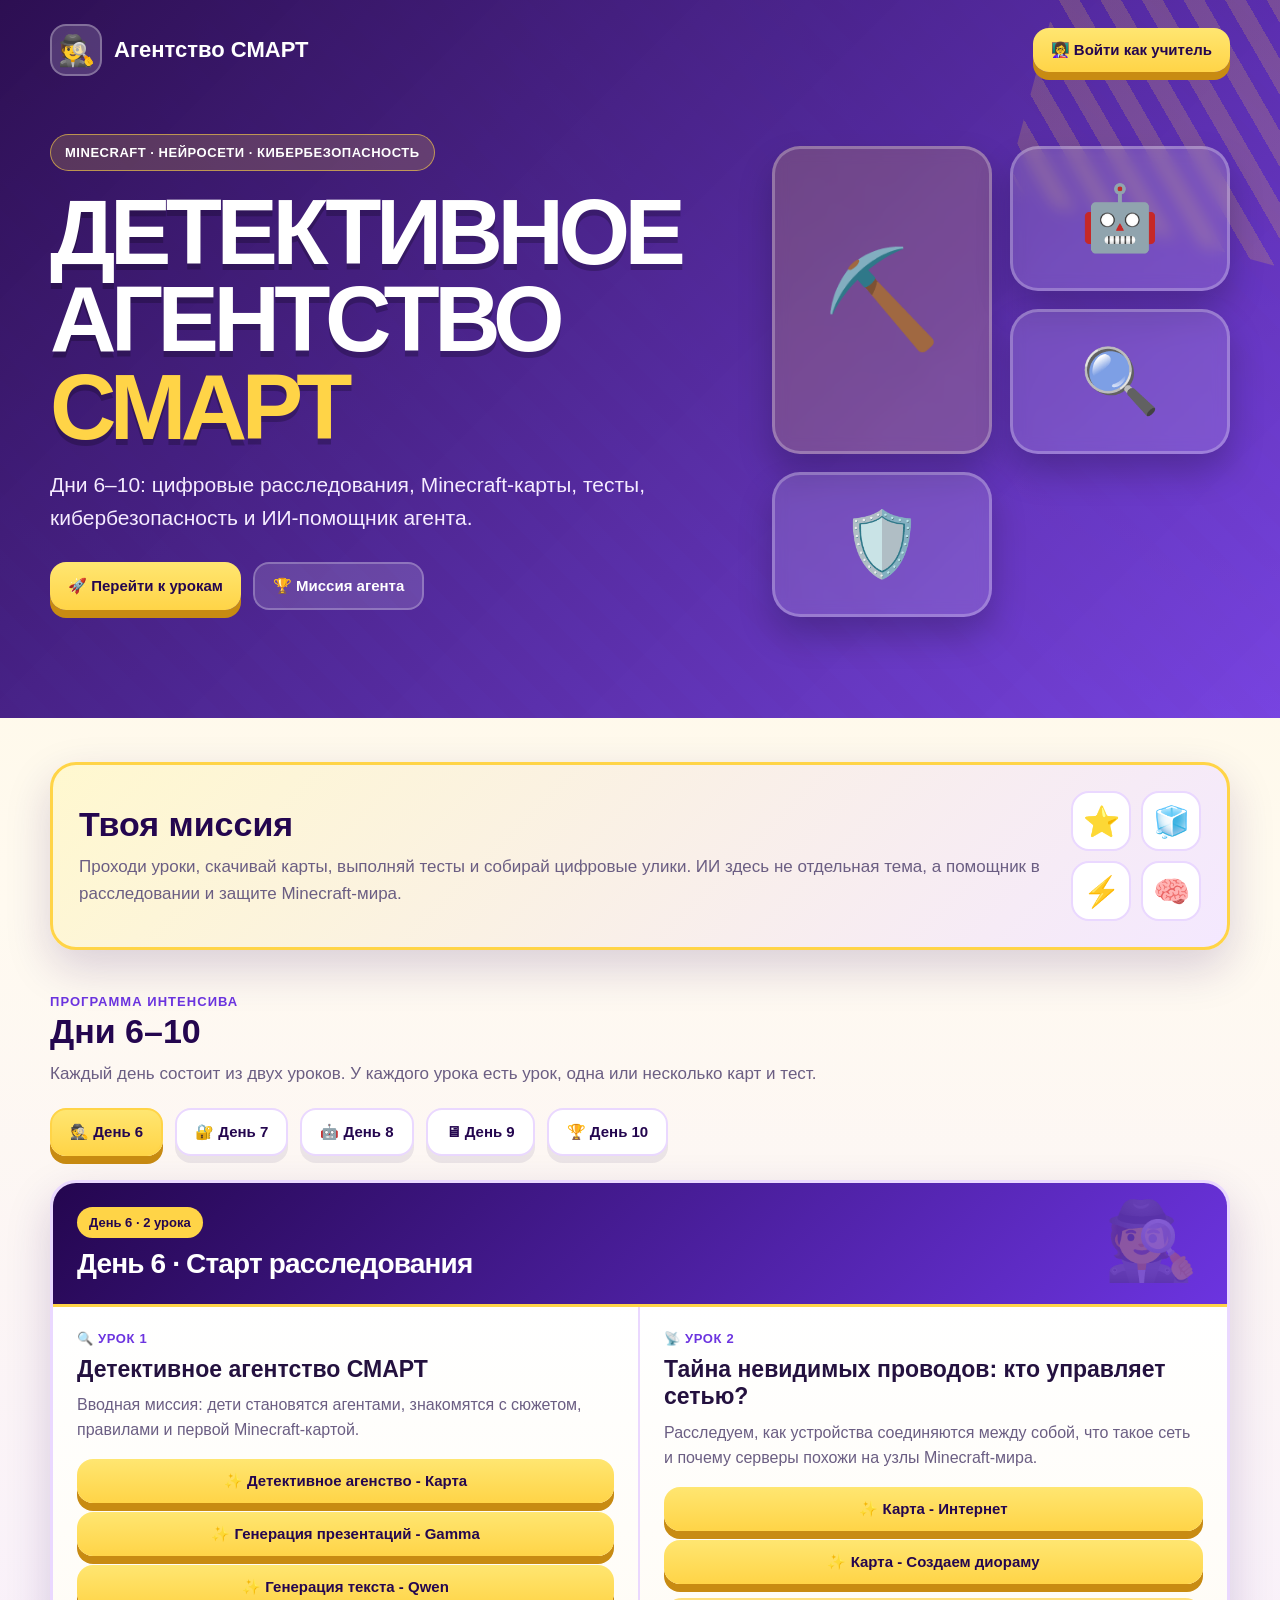
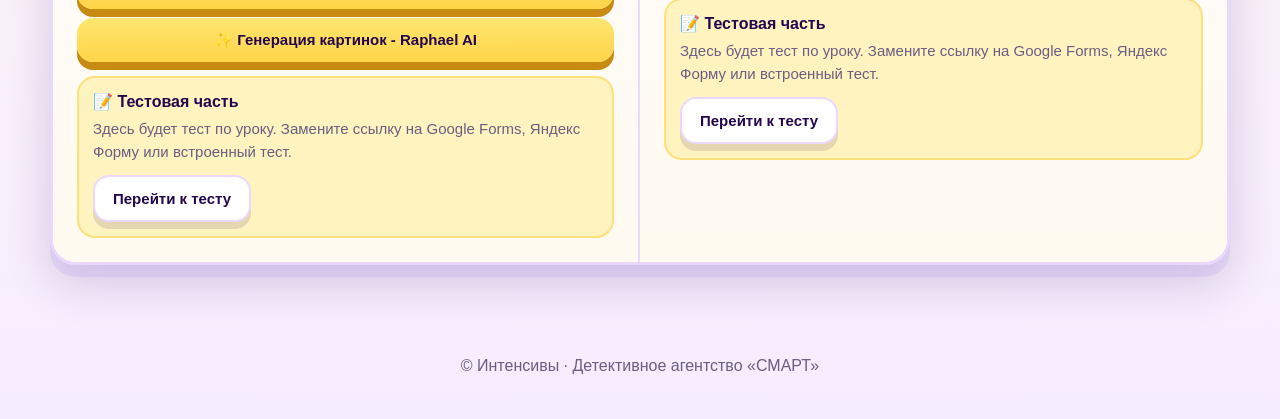
<file: index.html>
<!DOCTYPE html>
<html lang="ru">
<head>
  <meta charset="UTF-8" />
  <meta name="viewport" content="width=device-width, initial-scale=1.0" />
  <title>Детективное агентство СМАРТ</title>
  <link rel="stylesheet" href="./style.css" />
</head>
<body>
  <header class="hero">
    <nav class="nav">
      <div class="logo"><span class="logo-icon">🕵️</span><span>Агентство СМАРТ</span></div>
      <div class="teacher-area">
        <span id="teacherStatus" class="teacher-status">Режим учителя включён</span>
        <button id="openLogin" class="btn btn-yellow">👩‍🏫 Войти как учитель</button>
        <button id="logout" class="btn btn-light hidden">Выйти</button>
      </div>
    </nav>

    <div class="hero-inner">
      <div class="hero-text">
        <div class="tag">Minecraft · нейросети · кибербезопасность</div>
        <h1>Детективное агентство <span>СМАРТ</span></h1>
        <p>Дни 6–10: цифровые расследования, Minecraft-карты, тесты, кибербезопасность и ИИ-помощник агента.</p>
        <div class="hero-buttons">
          <a href="#program" class="btn btn-yellow">🚀 Перейти к урокам</a>
          <a href="#mission" class="btn btn-glass">🏆 Миссия агента</a>
        </div>
      </div>
      <div class="hero-visual" aria-hidden="true">
        <div class="pixel-card big">⛏️</div>
        <div class="pixel-card">🤖</div>
        <div class="pixel-card">🔍</div>
        <div class="pixel-card">🛡️</div>
      </div>
    </div>
  </header>

  <main>
    <section class="intro" id="mission">
      <div>
        <h2>Твоя миссия</h2>
        <p>Проходи уроки, скачивай карты, выполняй тесты и собирай цифровые улики. ИИ здесь не отдельная тема, а помощник в расследовании и защите Minecraft-мира.</p>
      </div>
      <div class="intro-stickers"><span>⭐</span><span>🧊</span><span>⚡</span><span>🧠</span></div>
    </section>

    <section class="program" id="program">
      <div class="section-head">
        <p class="small-title">Программа интенсива</p>
        <h2>Дни 6–10</h2>
        <p>Каждый день состоит из двух уроков. У каждого урока есть урок, одна или несколько карт и тест.</p>
      </div>
      <div class="day-tabs">
        <button class="day-tab active" data-day="6">🕵 День 6</button>
        <button class="day-tab" data-day="7">🔐 День 7</button>
        <button class="day-tab" data-day="8">🤖 День 8</button>
        <button class="day-tab" data-day="9">🖥 День 9</button>
        <button class="day-tab" data-day="10">🏆 День 10</button>
      </div>
      <div id="days" class="days"></div>
    </section>
  </main>

  <dialog id="loginDialog" class="login-dialog">
    <form id="loginForm" class="login-box" method="dialog">
      <h2>Вход для учителя</h2>
      <p>Введите данные доступа, которые выдали организаторы.</p>
      <label for="login">Логин</label>
      <input id="login" type="text" autocomplete="username" />
      <label for="password">Пароль</label>
      <input id="password" type="password" autocomplete="current-password" />
      <div id="loginError" class="error hidden">Неверный логин или пароль</div>
      <div class="modal-actions">
        <button type="button" id="closeLogin" class="btn btn-light">Отмена</button>
        <button type="submit" class="btn btn-yellow">Войти</button>
      </div>
    </form>
  </dialog>

  <footer>© Интенсивы · Детективное агентство «СМАРТ»</footer>
  <script src="./script.js"></script>
</body>
</html>
</file>
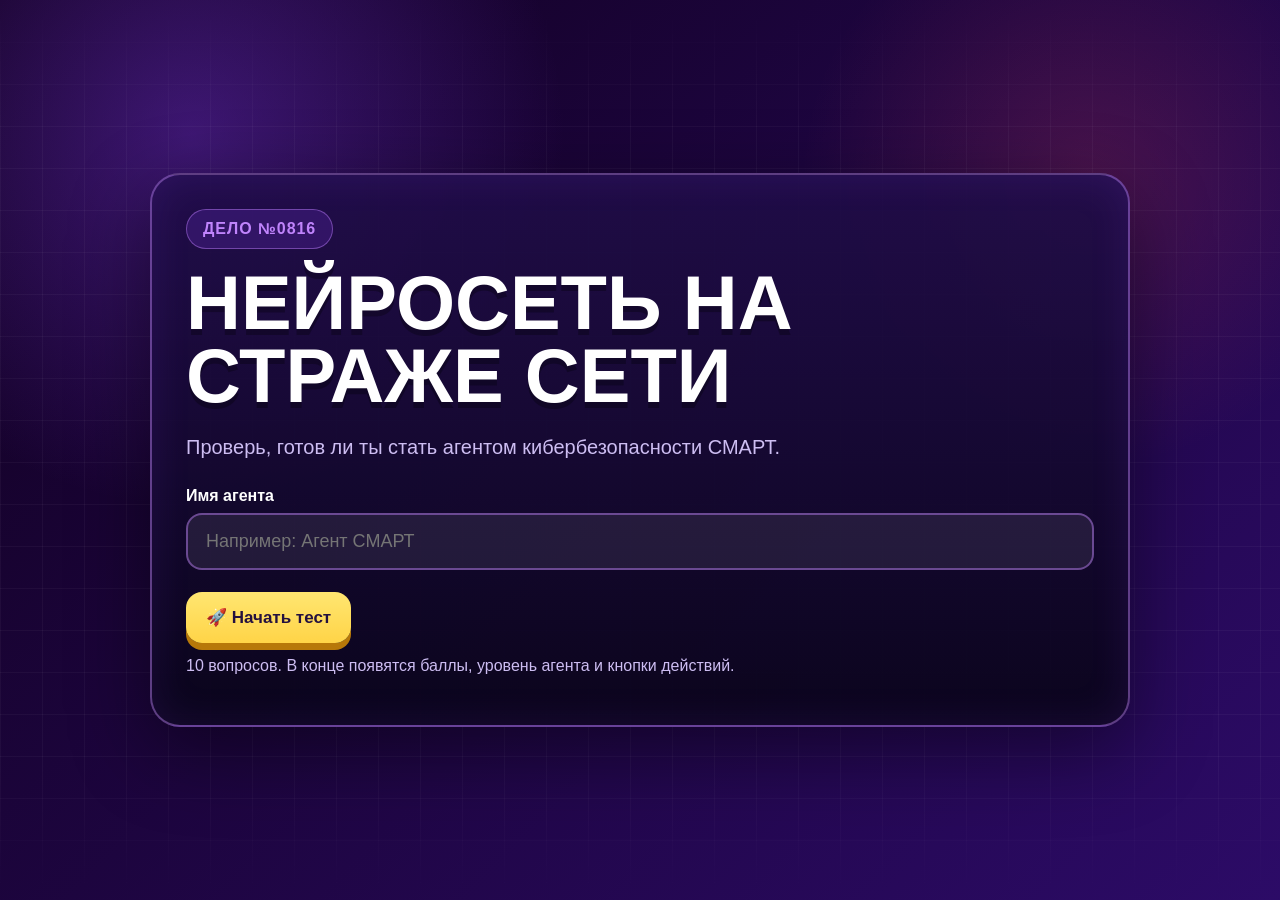
<file: tests/1/index.html>
<!DOCTYPE html>
<html lang="ru">
<head>
  <meta charset="UTF-8" />
  <meta name="viewport" content="width=device-width, initial-scale=1.0" />
  <title>Тест · Нейросеть на страже сети</title>
  <link rel="stylesheet" href="./test.css" />
</head>
<body>
  <main class="app">
    <section id="startScreen" class="screen card active">
      <div class="badge">Дело №0816</div>
      <h1>Нейросеть на страже сети</h1>
      <p class="lead">Проверь, готов ли ты стать агентом кибербезопасности СМАРТ.</p>
      <label class="input-label" for="studentName">Имя агента</label>
      <input id="studentName" type="text" placeholder="Например: Агент СМАРТ" />
      <button id="startBtn" class="btn primary">🚀 Начать тест</button>
      <p class="hint">10 вопросов. В конце появятся баллы, уровень агента и кнопки действий.</p>
    </section>

    <section id="quizScreen" class="screen card">
      <div class="topline"><span id="progressText"></span><span id="scoreText"></span></div>
      <div class="progress"><div id="progressBar"></div></div>
      <h2 id="questionTitle"></h2>
      <p id="questionText" class="question-text"></p>
      <div id="answers" class="answers"></div>
      <div id="feedback" class="feedback hidden"></div>
      <div class="actions"><button id="nextBtn" class="btn primary hidden">Дальше ➜</button></div>
    </section>

    <section id="resultScreen" class="screen card">
      <div class="badge">Миссия завершена</div>
      <h1 id="resultTitle">Результат</h1>
      <div id="finalScore" class="final-score"></div>
      <p id="resultMessage" class="lead"></p>
      <div class="result-box">
        <h3>Что можно сделать дальше?</h3>
        <button id="retryBtn" class="btn primary">🔁 Пройти ещё раз</button>
        <button id="copyBtn" class="btn secondary">📋 Скопировать результат</button>
        <button id="saveBtn" class="btn secondary">💾 Скачать результат</button>
        <a class="btn secondary" href="../../">🏠 Вернуться к урокам</a>
      </div>
      <div id="copyStatus" class="hint"></div>
    </section>
  </main>
  <script src="./test.js"></script>
</body>
</html>
</file>
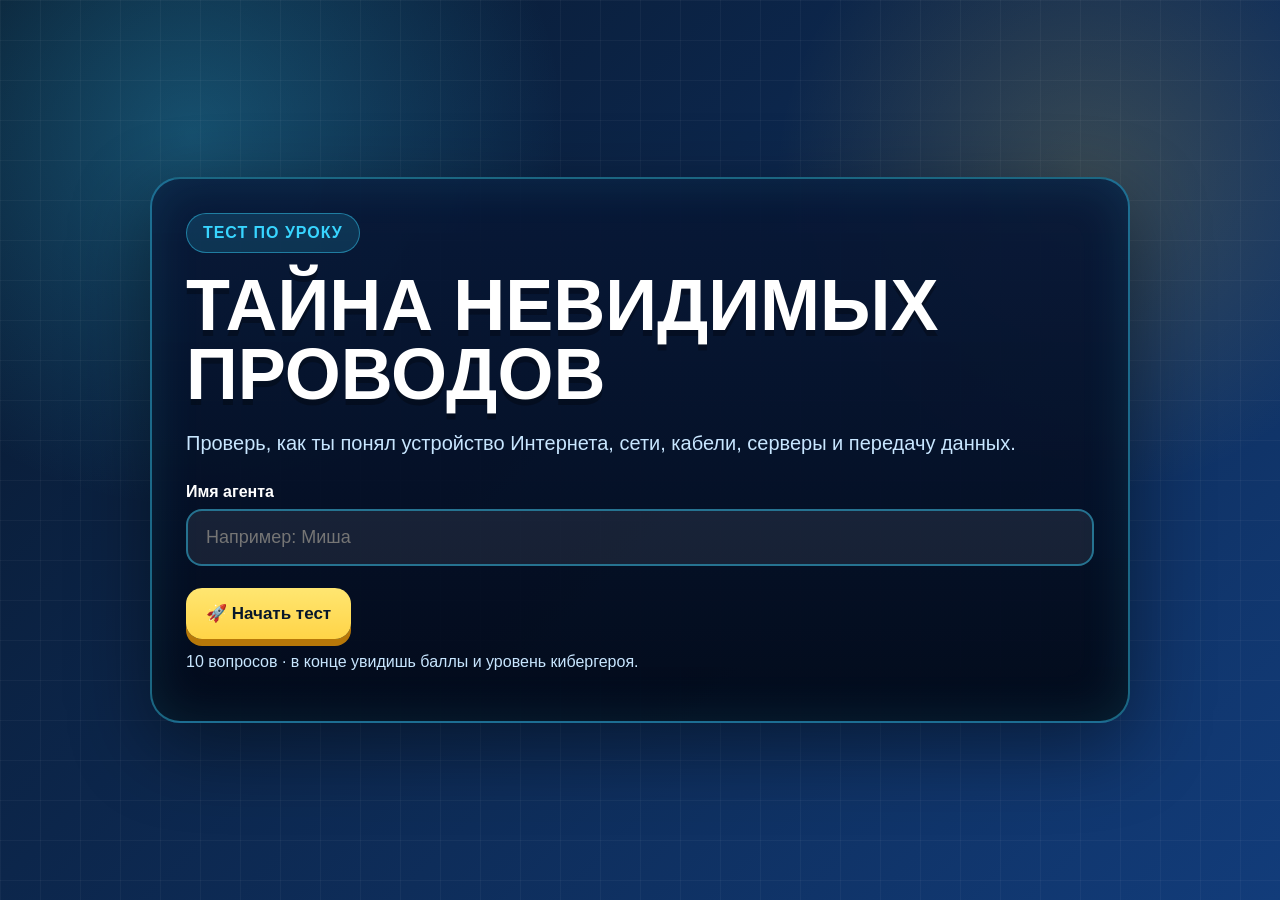
<file: tests/2/index.html>
<!DOCTYPE html>
<html lang="ru">
<head>
  <meta charset="UTF-8" />
  <meta name="viewport" content="width=device-width, initial-scale=1.0" />
  <title>Тест · Тайна невидимых проводов</title>
  <link rel="stylesheet" href="./test.css" />
</head>
<body>
  <main class="app">
    <section id="startScreen" class="screen card active">
      <div class="badge">Тест по уроку</div>
      <h1>Тайна невидимых проводов</h1>
      <p class="lead">Проверь, как ты понял устройство Интернета, сети, кабели, серверы и передачу данных.</p>

      <label class="input-label" for="studentName">Имя агента</label>
      <input id="studentName" type="text" placeholder="Например: Миша" />

      <button id="startBtn" class="btn primary">🚀 Начать тест</button>
      <p class="hint">10 вопросов · в конце увидишь баллы и уровень кибергероя.</p>
    </section>

    <section id="quizScreen" class="screen card">
      <div class="topline">
        <span id="progressText">Вопрос 1 / 10</span>
        <span id="scoreText">0 баллов</span>
      </div>
      <div class="progress"><div id="progressBar"></div></div>

      <h2 id="questionTitle"></h2>
      <p id="questionText" class="question-text"></p>
      <div id="answers" class="answers"></div>
      <div id="feedback" class="feedback hidden"></div>

      <div class="actions">
        <button id="nextBtn" class="btn primary hidden">Дальше ➜</button>
      </div>
    </section>

    <section id="resultScreen" class="screen card">
      <div class="badge">Миссия завершена</div>
      <h1 id="resultTitle">Результат</h1>
      <div id="finalScore" class="final-score"></div>
      <p id="resultMessage" class="lead"></p>

      <div class="result-box">
        <h3>Что можно сделать дальше?</h3>
        <button id="retryBtn" class="btn primary">🔁 Пройти ещё раз</button>
        <button id="copyBtn" class="btn secondary">📋 Скопировать результат</button>
        <a class="btn secondary" href="../../">🏠 Вернуться к урокам</a>
      </div>
      <div id="copyStatus" class="hint"></div>
    </section>
  </main>

  <script src="./test.js"></script>
</body>
</html>
</file>
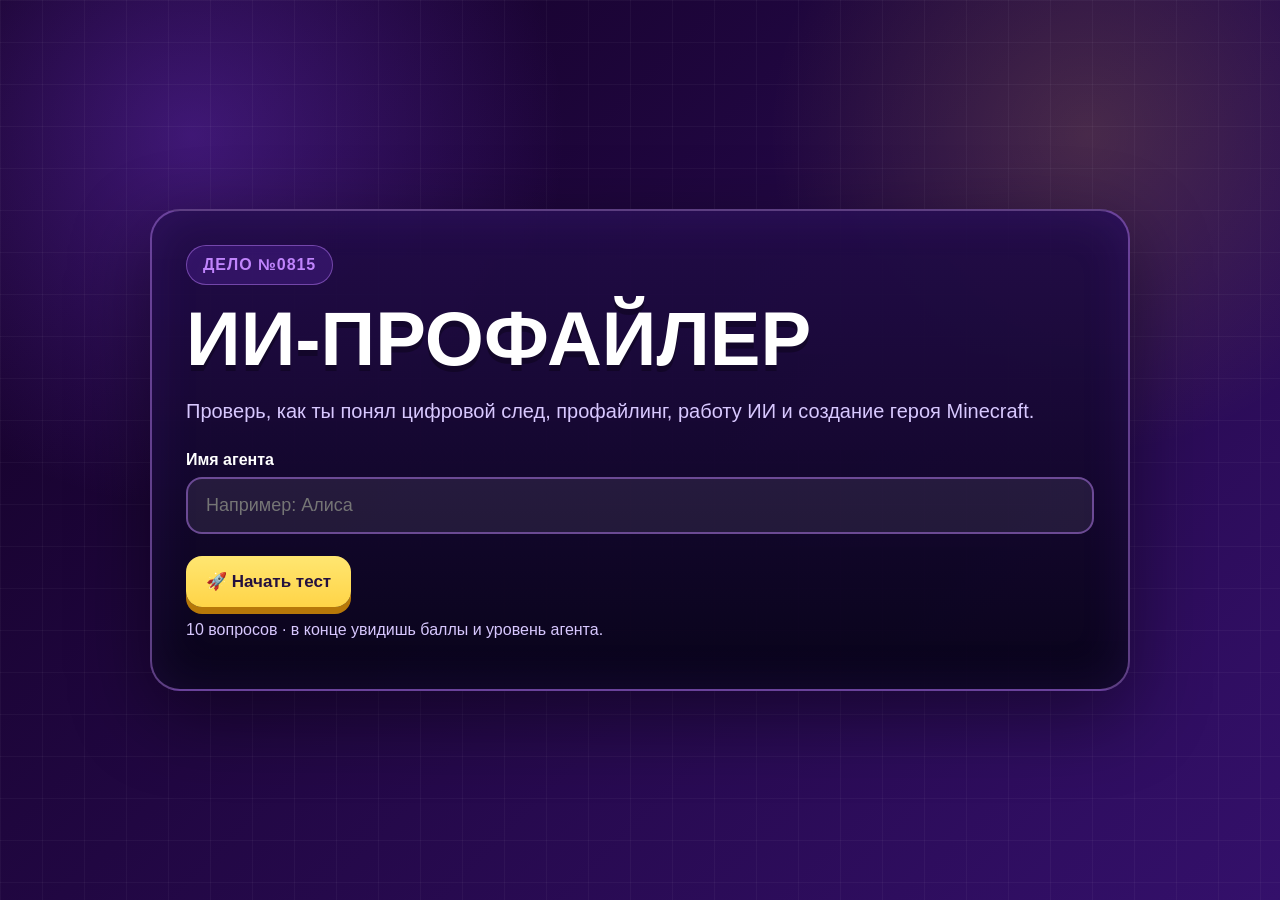
<file: tests/3/index.html>
<!DOCTYPE html><html lang="ru"><head><meta charset="UTF-8"><meta name="viewport" content="width=device-width, initial-scale=1.0"><title>Тест · ИИ-профайлер</title><link rel="stylesheet" href="./test.css"></head><body><main class="app"><section id="startScreen" class="screen card active"><div class="badge">Дело №0815</div><h1>ИИ-профайлер</h1><p class="lead">Проверь, как ты понял цифровой след, профайлинг, работу ИИ и создание героя Minecraft.</p><label class="input-label" for="studentName">Имя агента</label><input id="studentName" type="text" placeholder="Например: Алиса"><button id="startBtn" class="btn primary">🚀 Начать тест</button><p class="hint">10 вопросов · в конце увидишь баллы и уровень агента.</p></section><section id="quizScreen" class="screen card"><div class="topline"><span id="progressText">Вопрос 1 / 10</span><span id="scoreText">0 баллов</span></div><div class="progress"><div id="progressBar"></div></div><h2 id="questionTitle"></h2><p id="questionText" class="question-text"></p><div id="answers" class="answers"></div><div id="feedback" class="feedback hidden"></div><div class="actions"><button id="nextBtn" class="btn primary hidden">Дальше ➜</button></div></section><section id="resultScreen" class="screen card"><div class="badge">Миссия завершена</div><h1 id="resultTitle">Результат</h1><div id="finalScore" class="final-score"></div><p id="resultMessage" class="lead"></p><div class="result-box"><h3>Что можно сделать дальше?</h3><button id="retryBtn" class="btn primary">🔁 Пройти ещё раз</button><button id="copyBtn" class="btn secondary">📋 Скопировать результат</button><a class="btn secondary" href="../../">🏠 Вернуться к урокам</a></div><div id="copyStatus" class="hint"></div></section></main><script src="./test.js"></script></body></html>
</file>
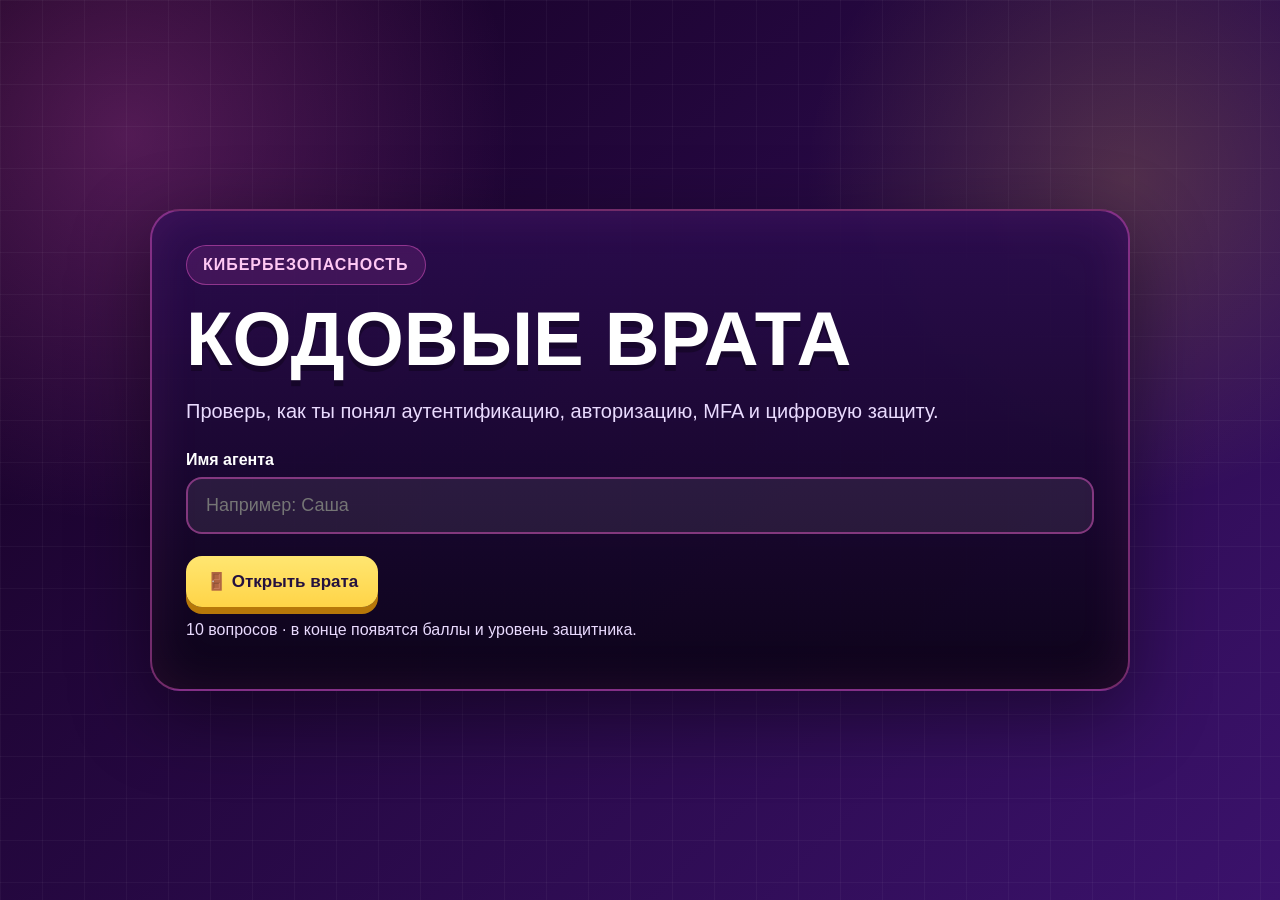
<file: tests/4/index.html>
<!DOCTYPE html>
<html lang="ru">
<head>
  <meta charset="UTF-8" />
  <meta name="viewport" content="width=device-width, initial-scale=1.0" />
  <title>Тест · Кодовые врата</title>
  <link rel="stylesheet" href="./test.css" />
</head>
<body>
  <main class="app">
    <section id="startScreen" class="screen card active">
      <div class="badge">Кибербезопасность</div>
      <h1>Кодовые врата</h1>
      <p class="lead">Проверь, как ты понял аутентификацию, авторизацию, MFA и цифровую защиту.</p>

      <label class="input-label" for="studentName">Имя агента</label>
      <input id="studentName" type="text" placeholder="Например: Саша" />

      <button id="startBtn" class="btn primary">🚪 Открыть врата</button>
      <p class="hint">10 вопросов · в конце появятся баллы и уровень защитника.</p>
    </section>

    <section id="quizScreen" class="screen card">
      <div class="topline">
        <span id="progressText">Вопрос 1 / 10</span>
        <span id="scoreText">0 баллов</span>
      </div>
      <div class="progress"><div id="progressBar"></div></div>

      <h2 id="questionTitle"></h2>
      <p id="questionText" class="question-text"></p>
      <div id="answers" class="answers"></div>
      <div id="feedback" class="feedback hidden"></div>

      <div class="actions">
        <button id="nextBtn" class="btn primary hidden">Дальше ➜</button>
      </div>
    </section>

    <section id="resultScreen" class="screen card">
      <div class="badge">Миссия завершена</div>
      <h1 id="resultTitle">Результат</h1>
      <div id="finalScore" class="final-score"></div>
      <p id="resultMessage" class="lead"></p>

      <div class="result-box">
        <h3>Что можно сделать дальше?</h3>
        <button id="retryBtn" class="btn primary">🔁 Пройти ещё раз</button>
        <button id="copyBtn" class="btn secondary">📋 Скопировать результат</button>
        <a class="btn secondary" href="../../">🏠 Вернуться к урокам</a>
      </div>
      <div id="copyStatus" class="hint"></div>
    </section>
  </main>

  <script src="./test.js"></script>
</body>
</html>
</file>
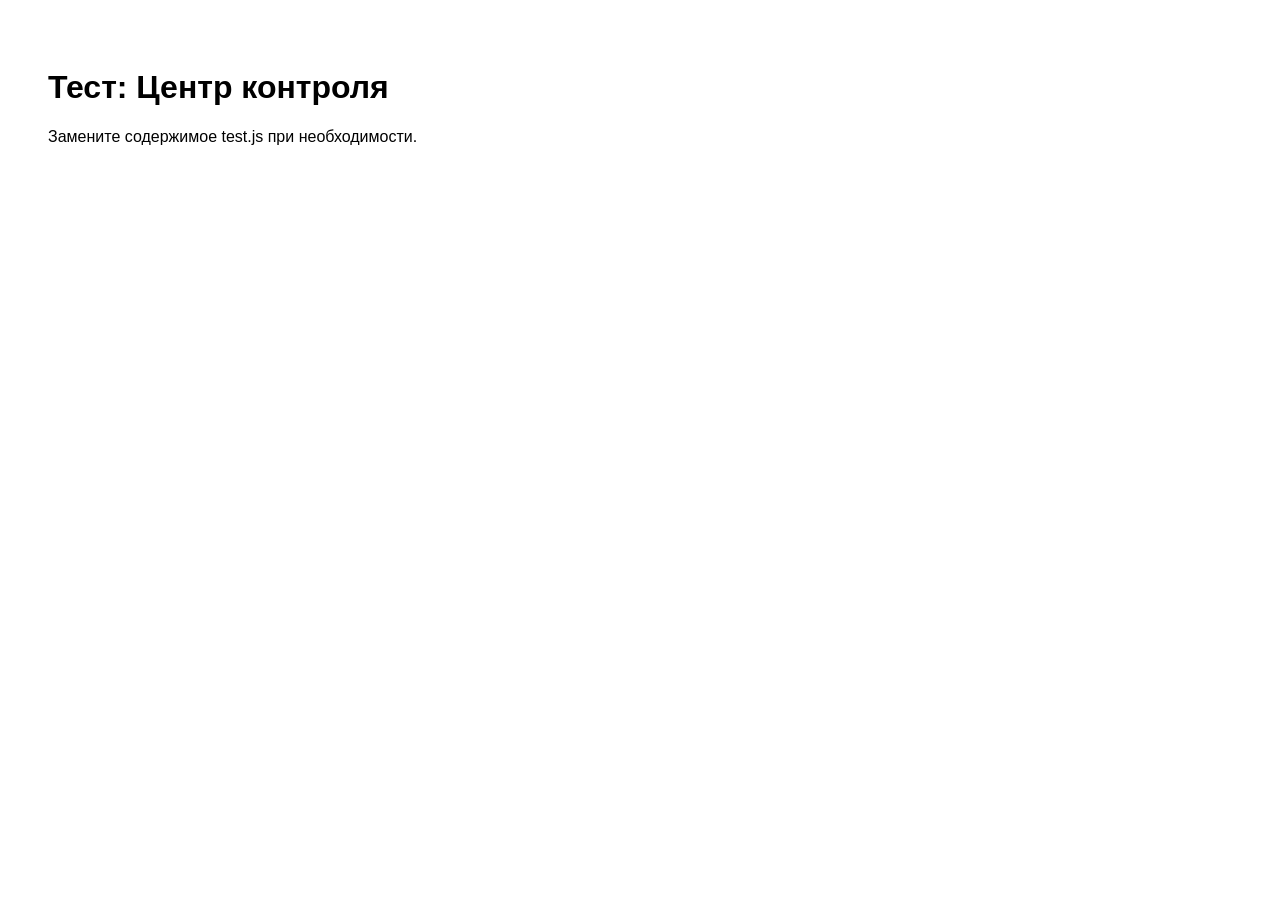
<file: tests/5/index.html>
<!DOCTYPE html>
<html lang="ru"><head><meta charset="UTF-8"><title>Центр контроля</title>
<link rel="stylesheet" href="test.css"></head>
<body><h1>Тест: Центр контроля</h1><p>Замените содержимое test.js при необходимости.</p><script src="test.js"></script></body></html>
</file>
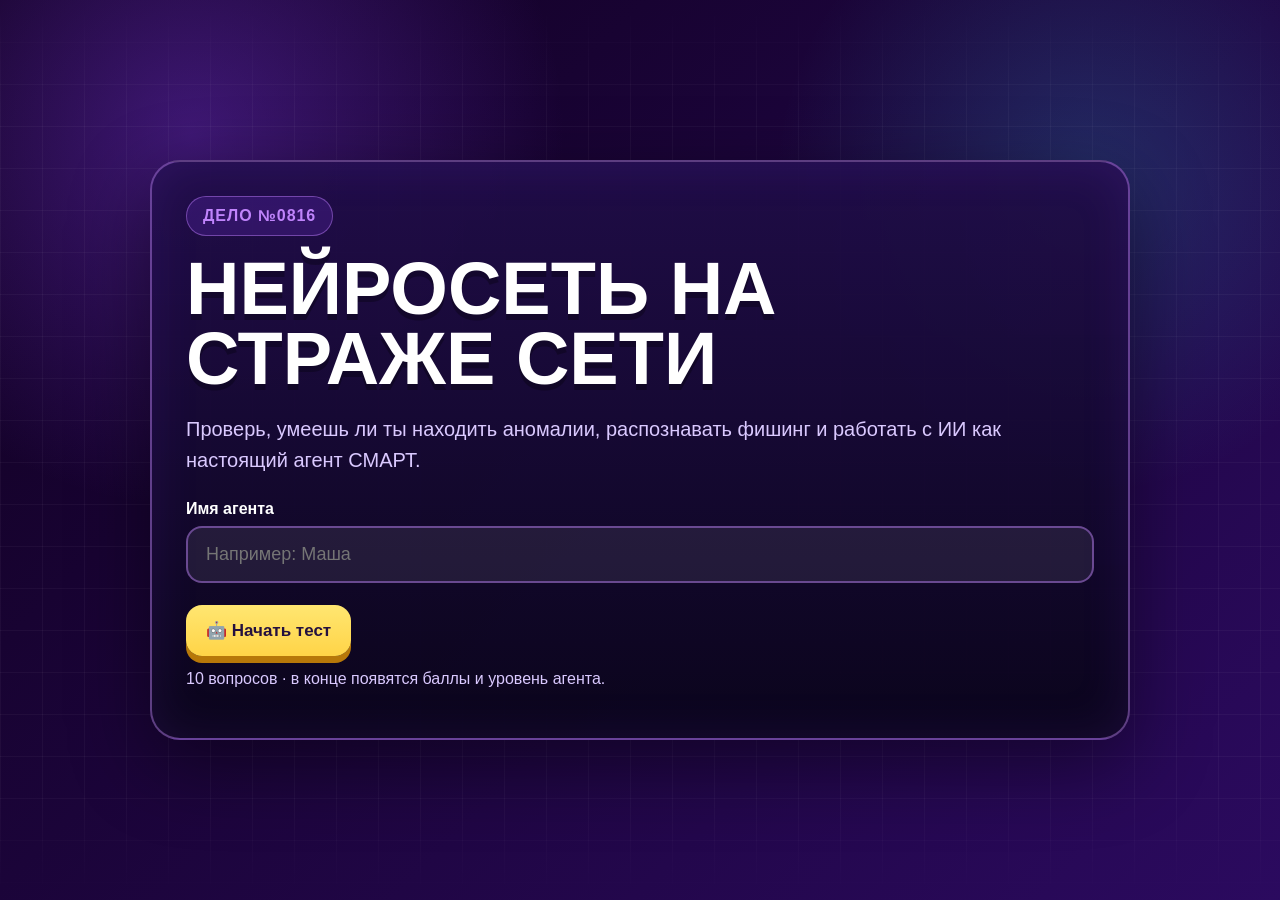
<file: tests/6/index.html>
<!DOCTYPE html>
<html lang="ru">
<head>
  <meta charset="UTF-8" />
  <meta name="viewport" content="width=device-width, initial-scale=1.0" />
  <title>Тест · Нейросеть на страже сети</title>
  <link rel="stylesheet" href="./test.css" />
</head>
<body>
  <main class="app">
    <section id="startScreen" class="screen card active">
      <div class="badge">Дело №0816</div>
      <h1>Нейросеть на страже сети</h1>
      <p class="lead">Проверь, умеешь ли ты находить аномалии, распознавать фишинг и работать с ИИ как настоящий агент СМАРТ.</p>

      <label class="input-label" for="studentName">Имя агента</label>
      <input id="studentName" type="text" placeholder="Например: Маша" />

      <button id="startBtn" class="btn primary">🤖 Начать тест</button>
      <p class="hint">10 вопросов · в конце появятся баллы и уровень агента.</p>
    </section>

    <section id="quizScreen" class="screen card">
      <div class="topline">
        <span id="progressText">Вопрос 1 / 10</span>
        <span id="scoreText">0 баллов</span>
      </div>
      <div class="progress"><div id="progressBar"></div></div>

      <h2 id="questionTitle"></h2>
      <p id="questionText" class="question-text"></p>

      <div id="answers" class="answers"></div>

      <div id="feedback" class="feedback hidden"></div>

      <div class="actions">
        <button id="nextBtn" class="btn primary hidden">Дальше ➜</button>
      </div>
    </section>

    <section id="resultScreen" class="screen card">
      <div class="badge">Миссия завершена</div>
      <h1 id="resultTitle">Результат</h1>
      <div id="finalScore" class="final-score"></div>
      <p id="resultMessage" class="lead"></p>

      <div class="result-box">
        <h3>Что можно сделать дальше?</h3>
        <button id="retryBtn" class="btn primary">🔁 Пройти ещё раз</button>
        <button id="copyBtn" class="btn secondary">📋 Скопировать результат</button>
        <a class="btn secondary" href="../../">🏠 Вернуться к урокам</a>
      </div>

      <div id="copyStatus" class="hint"></div>
    </section>
  </main>

  <script src="./test.js"></script>
</body>
</html>
</file>
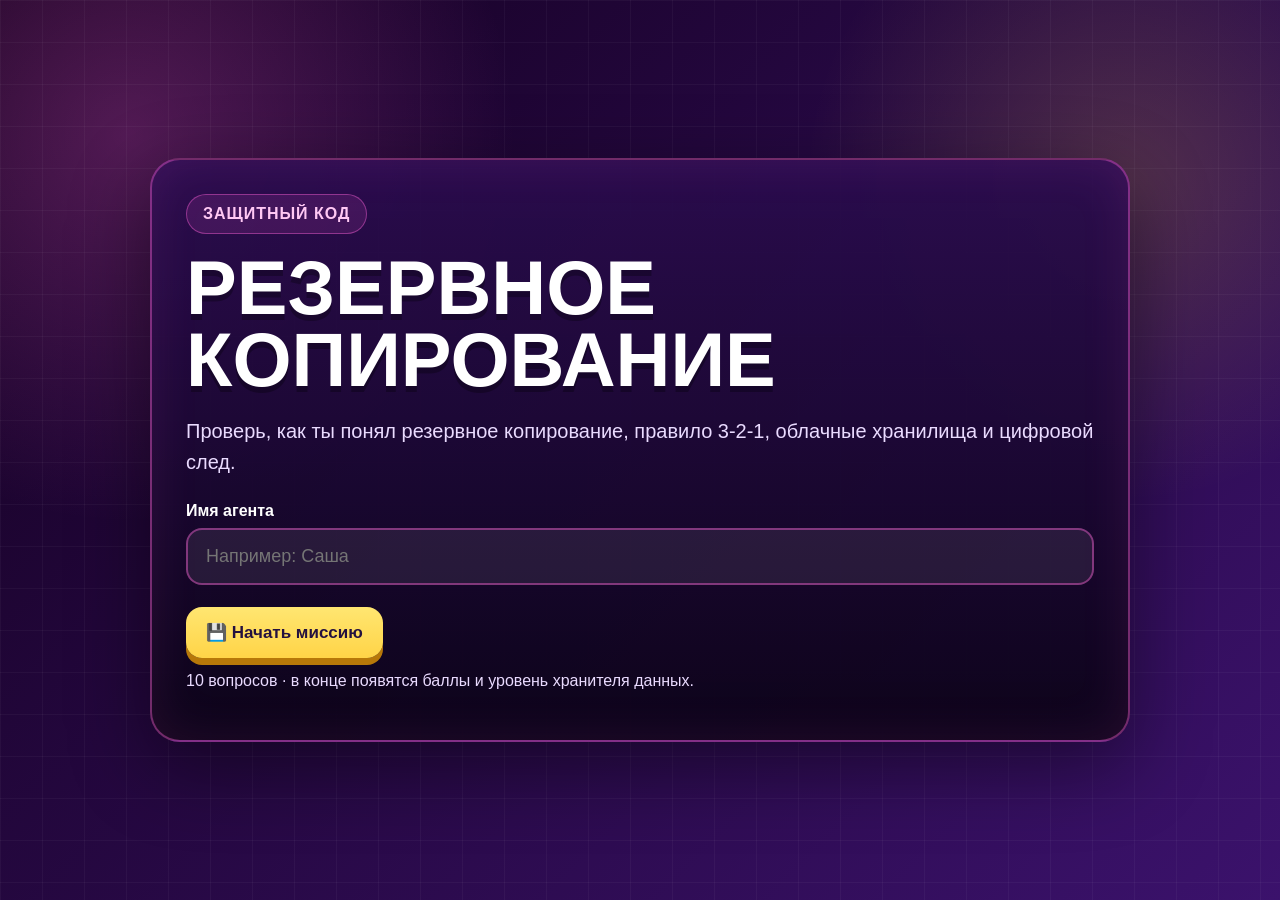
<file: tests/7/index.html>
<!DOCTYPE html>
<html lang="ru">
<head>
  <meta charset="UTF-8" />
  <meta name="viewport" content="width=device-width, initial-scale=1.0" />
  <title>Тест · Резервное копирование</title>
  <link rel="stylesheet" href="./test.css" />
</head>
<body>
  <main class="app">
    <section id="startScreen" class="screen card active">
      <div class="badge">Защитный код</div>
      <h1>Резервное копирование</h1>
      <p class="lead">Проверь, как ты понял резервное копирование, правило 3-2-1, облачные хранилища и цифровой след.</p>

      <label class="input-label" for="studentName">Имя агента</label>
      <input id="studentName" type="text" placeholder="Например: Саша" />

      <button id="startBtn" class="btn primary">💾 Начать миссию</button>
      <p class="hint">10 вопросов · в конце появятся баллы и уровень хранителя данных.</p>
    </section>

    <section id="quizScreen" class="screen card">
      <div class="topline">
        <span id="progressText">Вопрос 1 / 10</span>
        <span id="scoreText">0 баллов</span>
      </div>
      <div class="progress"><div id="progressBar"></div></div>

      <h2 id="questionTitle"></h2>
      <p id="questionText" class="question-text"></p>
      <div id="answers" class="answers"></div>
      <div id="feedback" class="feedback hidden"></div>

      <div class="actions">
        <button id="nextBtn" class="btn primary hidden">Дальше ➜</button>
      </div>
    </section>

    <section id="resultScreen" class="screen card">
      <div class="badge">Миссия завершена</div>
      <h1 id="resultTitle">Результат</h1>
      <div id="finalScore" class="final-score"></div>
      <p id="resultMessage" class="lead"></p>

      <div class="result-box">
        <h3>Что можно сделать дальше?</h3>
        <button id="retryBtn" class="btn primary">🔁 Пройти ещё раз</button>
        <button id="copyBtn" class="btn secondary">📋 Скопировать результат</button>
        <a class="btn secondary" href="../../">🏠 Вернуться к урокам</a>
      </div>
      <div id="copyStatus" class="hint"></div>
    </section>
  </main>

  <script src="./test.js"></script>
</body>
</html>
</file>
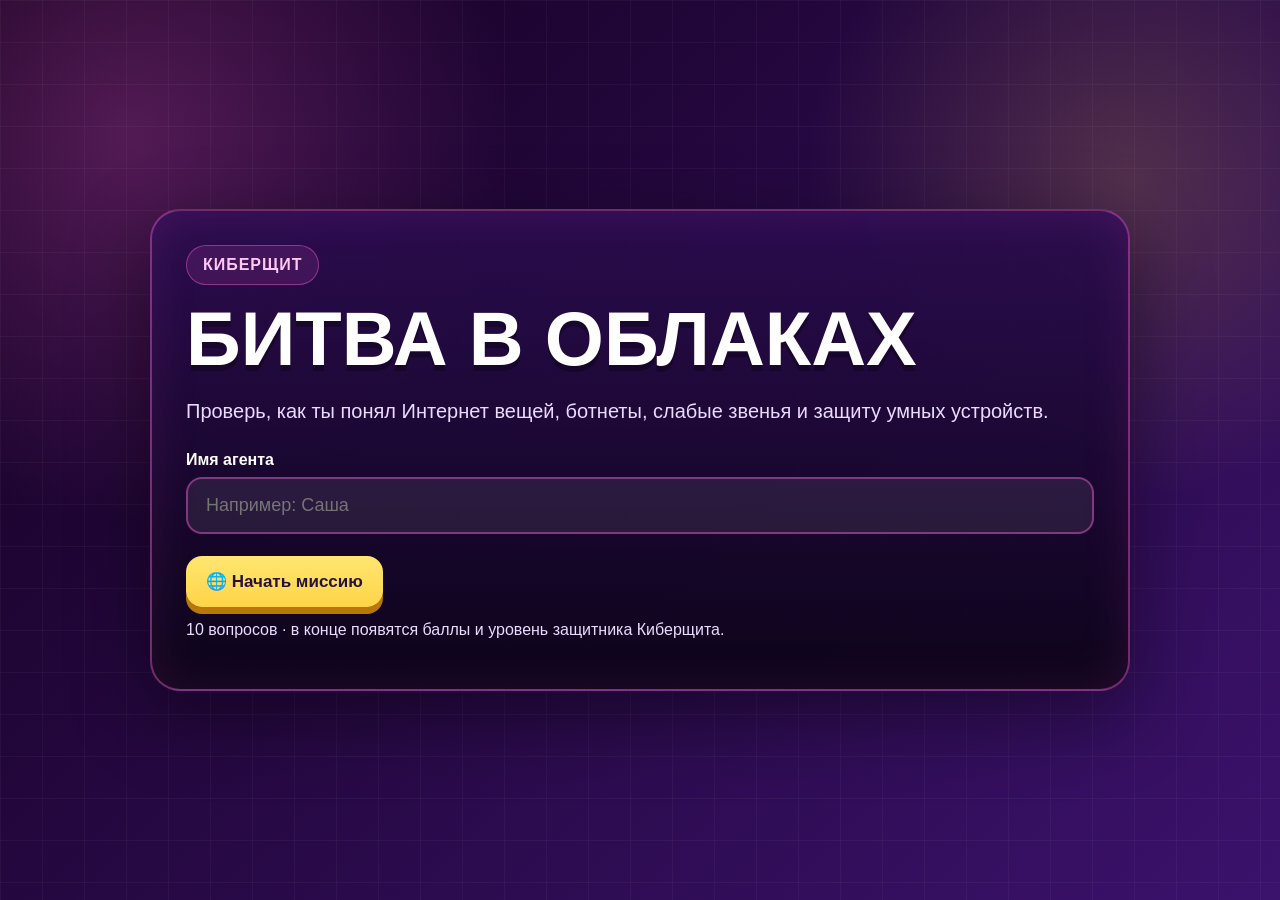
<file: tests/8/index.html>
<!DOCTYPE html>
<html lang="ru">
<head>
  <meta charset="UTF-8" />
  <meta name="viewport" content="width=device-width, initial-scale=1.0" />
  <title>Тест · Киберщит: битва в облаках</title>
  <link rel="stylesheet" href="./test.css" />
</head>
<body>
  <main class="app">
    <section id="startScreen" class="screen card active">
      <div class="badge">Киберщит</div>
      <h1>Битва в облаках</h1>
      <p class="lead">Проверь, как ты понял Интернет вещей, ботнеты, слабые звенья и защиту умных устройств.</p>

      <label class="input-label" for="studentName">Имя агента</label>
      <input id="studentName" type="text" placeholder="Например: Саша" />

      <button id="startBtn" class="btn primary">🌐 Начать миссию</button>
      <p class="hint">10 вопросов · в конце появятся баллы и уровень защитника Киберщита.</p>
    </section>

    <section id="quizScreen" class="screen card">
      <div class="topline">
        <span id="progressText">Вопрос 1 / 10</span>
        <span id="scoreText">0 баллов</span>
      </div>
      <div class="progress"><div id="progressBar"></div></div>

      <h2 id="questionTitle"></h2>
      <p id="questionText" class="question-text"></p>
      <div id="answers" class="answers"></div>
      <div id="feedback" class="feedback hidden"></div>

      <div class="actions">
        <button id="nextBtn" class="btn primary hidden">Дальше ➜</button>
      </div>
    </section>

    <section id="resultScreen" class="screen card">
      <div class="badge">Миссия завершена</div>
      <h1 id="resultTitle">Результат</h1>
      <div id="finalScore" class="final-score"></div>
      <p id="resultMessage" class="lead"></p>

      <div class="result-box">
        <h3>Что можно сделать дальше?</h3>
        <button id="retryBtn" class="btn primary">🔁 Пройти ещё раз</button>
        <button id="copyBtn" class="btn secondary">📋 Скопировать результат</button>
        <a class="btn secondary" href="../../">🏠 Вернуться к урокам</a>
      </div>
      <div id="copyStatus" class="hint"></div>
    </section>
  </main>

  <script src="./test.js"></script>
</body>
</html>
</file>
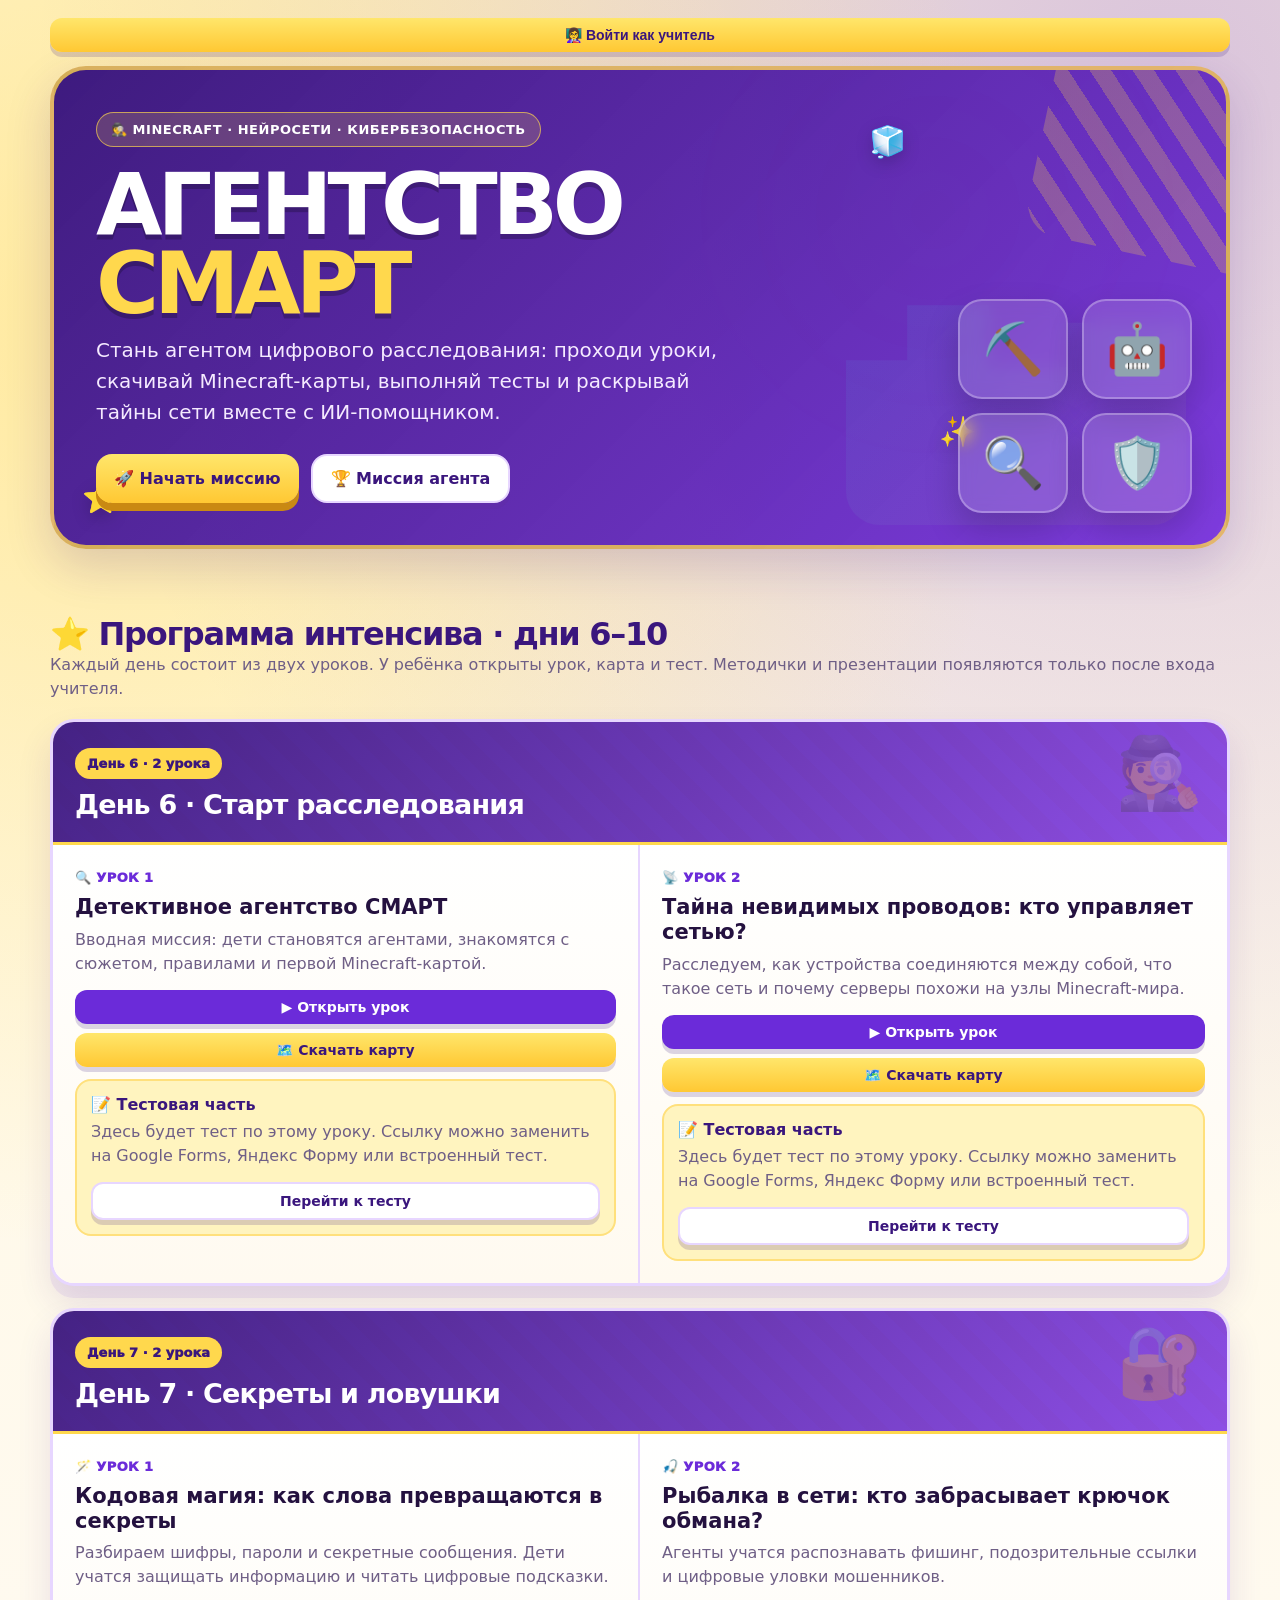
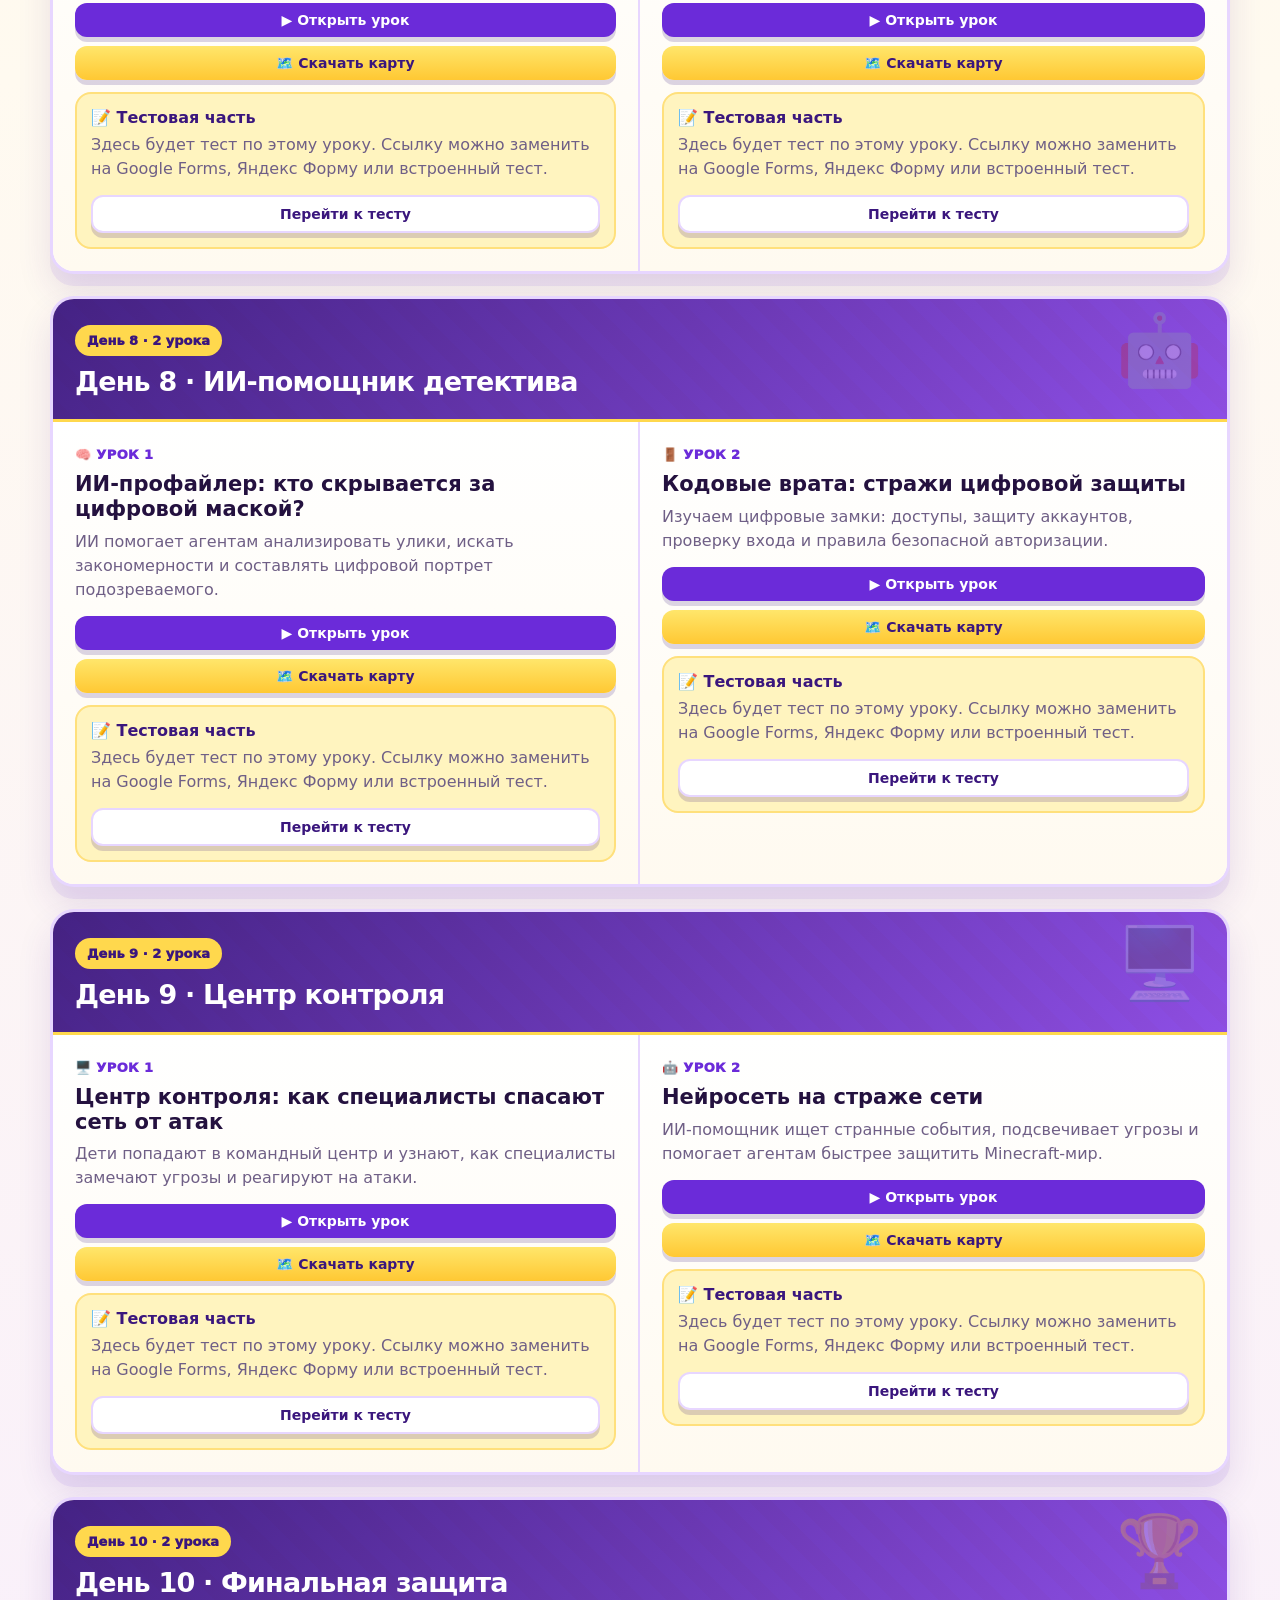
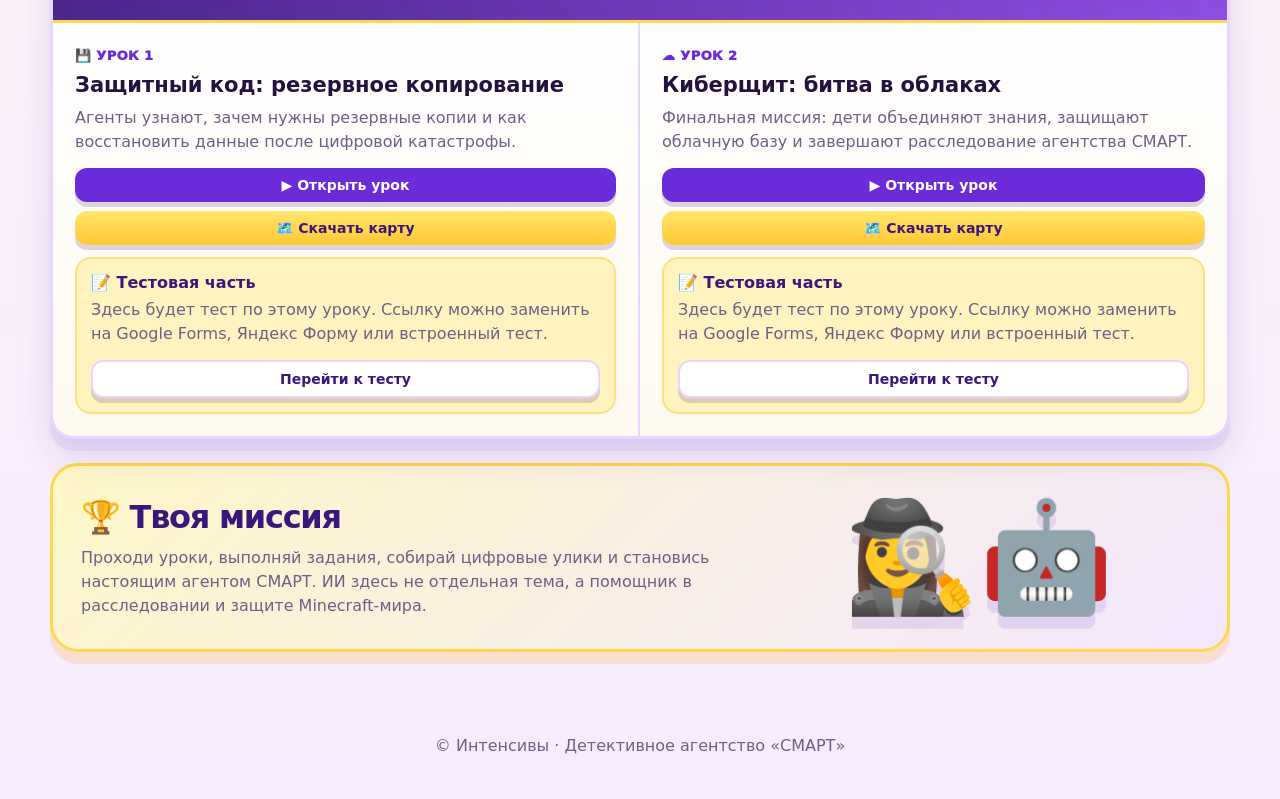
<file: preview.html>
<!DOCTYPE html>
<html lang="ru">
<head>
  <meta charset="UTF-8" />
  <meta name="viewport" content="width=device-width, initial-scale=1.0" />
  <title>Детективное агентство СМАРТ</title>
  <style>
    :root {
      --bg: #fff7dc;
      --cream: #fffaf0;
      --card: #ffffff;
      --text: #24113f;
      --muted: #6f5f86;
      --purple: #6b2bd9;
      --purple-dark: #3a167d;
      --purple-soft: #efe4ff;
      --yellow: #ffd84d;
      --yellow-soft: #fff1a8;
      --orange: #ffac33;
      --blue: #39d5ff;
      --danger: #d94a4a;
      --border: #e7d6ff;
      --shadow: 0 18px 45px rgba(72, 32, 140, 0.18);
      --radius: 24px;
    }

    * { box-sizing: border-box; }
    html { scroll-behavior: smooth; }

    body {
      margin: 0;
      font-family: Inter, system-ui, -apple-system, BlinkMacSystemFont, "Segoe UI", sans-serif;
      background:
        radial-gradient(circle at 8% 8%, rgba(255,216,77,0.45), transparent 24%),
        radial-gradient(circle at 92% 2%, rgba(107,43,217,0.25), transparent 28%),
        linear-gradient(180deg, #fff7dc 0%, #fffaf0 42%, #f7ecff 100%);
      color: var(--text);
      min-height: 100vh;
      overflow-x: hidden;
    }

    a { color: inherit; }

    .topbar {
      width: min(1180px, calc(100% - 32px));
      margin: 0 auto;
      padding: 18px 0 0;
      display: flex;
      justify-content: flex-end;
      align-items: center;
      gap: 10px;
      position: relative;
      z-index: 5;
    }

    .container {
      width: min(1180px, calc(100% - 32px));
      margin: 0 auto;
    }

    header { padding: 14px 0 22px; }

    .hero {
      position: relative;
      overflow: hidden;
      min-height: 430px;
      background:
        linear-gradient(135deg, rgba(58,22,125,0.98), rgba(116,46,221,0.92)),
        radial-gradient(circle at 75% 30%, rgba(255,216,77,0.35), transparent 28%);
      border: 4px solid rgba(255,216,77,0.78);
      border-radius: 36px;
      padding: 42px;
      box-shadow: var(--shadow);
      color: white;
    }

    .hero::before,
    .hero::after {
      content: "";
      position: absolute;
      border-radius: 34px;
      opacity: 0.24;
      pointer-events: none;
    }

    .hero::before {
      width: 260px;
      height: 260px;
      right: -80px;
      top: -70px;
      background: repeating-linear-gradient(45deg, #ffd84d 0 18px, transparent 18px 36px);
      transform: rotate(12deg);
    }

    .hero::after {
      width: 340px;
      height: 220px;
      right: 40px;
      bottom: 20px;
      background: linear-gradient(135deg, rgba(57,213,255,0.35), rgba(255,216,77,0.2));
      clip-path: polygon(0 25%, 18% 25%, 18% 0, 42% 0, 42% 28%, 65% 28%, 65% 8%, 100% 8%, 100% 100%, 0 100%);
    }

    .hero-content { position: relative; z-index: 2; max-width: 720px; }

    .eyebrow {
      display: inline-flex;
      align-items: center;
      gap: 8px;
      padding: 9px 14px;
      border-radius: 999px;
      background: rgba(255,216,77,0.18);
      border: 1px solid rgba(255,216,77,0.65);
      font-weight: 900;
      letter-spacing: 0.04em;
      text-transform: uppercase;
      font-size: 13px;
    }

    h1 {
      margin: 18px 0 12px;
      font-size: clamp(40px, 8vw, 86px);
      line-height: 0.92;
      letter-spacing: -0.06em;
      text-transform: uppercase;
      text-shadow: 0 5px 0 rgba(0,0,0,0.22);
    }

    .yellow-text { color: var(--yellow); }

    .lead {
      margin: 0;
      color: #f5eaff;
      font-size: 20px;
      line-height: 1.55;
      max-width: 650px;
    }

    .hero-actions {
      display: flex;
      gap: 12px;
      flex-wrap: wrap;
      margin-top: 26px;
    }

    .button {
      border: 0;
      background: var(--purple);
      color: white;
      border-radius: 16px;
      padding: 13px 18px;
      font-weight: 850;
      cursor: pointer;
      text-decoration: none;
      display: inline-flex;
      align-items: center;
      justify-content: center;
      gap: 8px;
      transition: 0.18s ease;
      box-shadow: 0 8px 0 rgba(58,22,125,0.25);
    }

    .button:hover { transform: translateY(-2px); filter: brightness(1.04); }

    .button.yellow {
      background: linear-gradient(180deg, #ffe66b, #ffc833);
      color: var(--purple-dark);
      box-shadow: 0 8px 0 #c98913;
    }

    .button.secondary {
      background: #fff;
      color: var(--purple-dark);
      border: 2px solid var(--border);
      box-shadow: 0 6px 0 rgba(91, 48, 142, 0.14);
    }

    .button.small {
      padding: 9px 12px;
      font-size: 14px;
      border-radius: 12px;
      box-shadow: 0 5px 0 rgba(58,22,125,0.18);
      width: 100%;
    }

    .hero-stickers {
      position: absolute;
      z-index: 3;
      right: 34px;
      bottom: 32px;
      display: grid;
      grid-template-columns: repeat(2, 110px);
      gap: 14px;
    }

    .sticker {
      min-height: 100px;
      display: grid;
      place-items: center;
      background: rgba(255,255,255,0.14);
      border: 2px solid rgba(255,255,255,0.28);
      border-radius: 24px;
      font-size: 50px;
      backdrop-filter: blur(8px);
      box-shadow: 0 16px 34px rgba(0,0,0,0.18);
    }

    .floating {
      position: absolute;
      font-size: 30px;
      filter: drop-shadow(0 6px 8px rgba(0,0,0,0.18));
      animation: float 4s ease-in-out infinite;
      z-index: 2;
    }

    .f1 { left: 28px; bottom: 30px; animation-delay: .2s; }
    .f2 { right: 320px; top: 54px; animation-delay: .8s; }
    .f3 { right: 250px; bottom: 96px; animation-delay: 1.2s; }

    @keyframes float {
      0%, 100% { transform: translateY(0) rotate(-3deg); }
      50% { transform: translateY(-12px) rotate(4deg); }
    }

    main { padding: 12px 0 56px; }

    .section-title {
      display: flex;
      align-items: end;
      justify-content: space-between;
      gap: 16px;
      margin: 32px 0 18px;
    }

    h2 {
      margin: 0;
      font-size: 32px;
      letter-spacing: -0.04em;
      color: var(--purple-dark);
    }

    .note {
      color: var(--muted);
      margin: 0;
      line-height: 1.5;
    }

    .days-list { display: grid; gap: 22px; }

    .day-card {
      overflow: hidden;
      background: var(--card);
      border: 3px solid var(--border);
      border-radius: var(--radius);
      box-shadow: 0 12px 0 rgba(107,43,217,0.08), 0 18px 34px rgba(72,32,140,0.12);
    }

    .day-banner {
      min-height: 120px;
      padding: 22px;
      display: flex;
      align-items: end;
      justify-content: space-between;
      gap: 16px;
      background:
        linear-gradient(135deg, rgba(58,22,125,0.95), rgba(126,54,226,0.88)),
        repeating-linear-gradient(45deg, rgba(255,216,77,0.25) 0 16px, transparent 16px 32px);
      color: white;
      position: relative;
    }

    .day-banner::after {
      content: attr(data-icon);
      position: absolute;
      right: 24px;
      top: 10px;
      font-size: 70px;
      opacity: 0.28;
    }

    .day-title { position: relative; z-index: 2; }

    .badge {
      display: inline-flex;
      background: var(--yellow);
      color: var(--purple-dark);
      border-radius: 999px;
      padding: 8px 12px;
      font-size: 13px;
      font-weight: 950;
      white-space: nowrap;
      margin-bottom: 10px;
    }

    h3 {
      margin: 0;
      font-size: 27px;
      letter-spacing: -0.03em;
    }

    .lessons-grid {
      display: grid;
      grid-template-columns: repeat(2, minmax(0, 1fr));
      gap: 0;
      border-top: 3px solid var(--yellow);
    }

    .lesson-card {
      padding: 22px;
      background: linear-gradient(180deg, #fff 0%, #fffaf0 100%);
      border-right: 2px solid var(--border);
      position: relative;
    }

    .lesson-card:nth-child(2n) { border-right: 0; }

    .lesson-tag {
      display: inline-flex;
      gap: 6px;
      align-items: center;
      color: var(--purple);
      font-weight: 950;
      font-size: 13px;
      text-transform: uppercase;
      letter-spacing: .03em;
      margin-bottom: 10px;
    }

    .lesson-card h4 {
      margin: 0 0 8px;
      font-size: 21px;
      line-height: 1.18;
    }

    .lesson-card p {
      color: var(--muted);
      line-height: 1.5;
      margin: 0 0 14px;
    }

    .links {
      display: grid;
      grid-template-columns: 1fr;
      gap: 9px;
      margin-top: 12px;
    }

    .teacher-panel {
      display: none;
      margin-top: 14px;
      padding: 15px;
      border: 2px dashed #bb94ff;
      border-radius: 18px;
      background: #f7f0ff;
    }

    body.teacher-mode .teacher-panel { display: block; }
    body.teacher-mode #teacherStatus { display: inline-flex; }

    .teacher-panel h5 {
      margin: 0 0 10px;
      font-size: 15px;
      color: var(--purple-dark);
    }

    .teacher-panel ul {
      margin: 8px 0 0;
      padding-left: 18px;
      color: var(--muted);
      line-height: 1.65;
    }

    .test-box {
      margin-top: 12px;
      padding: 14px;
      border-radius: 16px;
      background: #fff4bf;
      border: 2px solid #ffe07c;
    }

    .test-box strong { display: block; margin-bottom: 6px; color: var(--purple-dark); }

    .mission-card {
      margin-top: 24px;
      display: grid;
      grid-template-columns: 1.2fr .8fr;
      gap: 18px;
      align-items: center;
      padding: 28px;
      background: linear-gradient(135deg, #fff7c8, #f3e7ff);
      border: 3px solid #ffd84d;
      border-radius: 28px;
      box-shadow: 0 12px 0 rgba(255,172,51,0.22);
    }

    .mission-card h2 { margin-bottom: 10px; }

    .mission-emoji {
      font-size: 108px;
      text-align: center;
      filter: drop-shadow(0 12px 0 rgba(107,43,217,0.12));
    }

    dialog {
      border: 0;
      border-radius: 24px;
      box-shadow: var(--shadow);
      padding: 0;
      width: min(430px, calc(100% - 32px));
    }

    dialog::backdrop { background: rgba(36, 17, 63, 0.58); }

    .modal {
      padding: 26px;
      background: white;
      border-radius: 24px;
      border: 3px solid var(--yellow);
    }

    .modal h2 { margin-bottom: 8px; }

    label {
      display: block;
      margin: 14px 0 7px;
      font-weight: 800;
    }

    input {
      width: 100%;
      border: 2px solid var(--border);
      border-radius: 14px;
      padding: 13px 14px;
      font-size: 16px;
      outline: none;
    }

    input:focus {
      border-color: var(--purple);
      box-shadow: 0 0 0 4px rgba(107, 43, 217, 0.12);
    }

    .modal-actions {
      display: flex;
      justify-content: flex-end;
      gap: 10px;
      margin-top: 20px;
    }

    .error {
      color: var(--danger);
      margin-top: 12px;
      font-weight: 800;
      display: none;
    }

    #teacherStatus {
      display: none;
      background: #ecfff4;
      color: #16844a;
      border: 2px solid #b9efd0;
      border-radius: 999px;
      padding: 9px 13px;
      font-weight: 900;
      font-size: 14px;
    }

    footer {
      color: var(--muted);
      text-align: center;
      padding: 28px 16px 44px;
    }

    @media (max-width: 900px) {
      .hero { padding: 28px; min-height: auto; }
      .hero-stickers { position: static; grid-template-columns: repeat(4, 1fr); margin-top: 24px; }
      .sticker { min-height: 76px; font-size: 38px; }
      .floating { display: none; }
      .lessons-grid { grid-template-columns: 1fr; }
      .lesson-card { border-right: 0; border-bottom: 2px solid var(--border); }
      .lesson-card:last-child { border-bottom: 0; }
      .mission-card { grid-template-columns: 1fr; }
      .section-title { align-items: start; flex-direction: column; }
    }

    @media (max-width: 560px) {
      .topbar { justify-content: center; flex-wrap: wrap; }
      .hero { border-radius: 26px; }
      .hero-stickers { grid-template-columns: repeat(2, 1fr); }
      h1 { font-size: 46px; }
    }
  </style>
</head>
<body>
  <div class="topbar">
    <button class="button yellow small" id="openLogin">👩‍🏫 Войти как учитель</button>
    <button class="button secondary small" id="logout" style="display:none;">Выйти</button>
    <span id="teacherStatus">👩‍🏫 Режим учителя включён</span>
  </div>

  <header class="container">
    <section class="hero">
      <span class="floating f1">⭐</span>
      <span class="floating f2">🧊</span>
      <span class="floating f3">✨</span>

      <div class="hero-content">
        <div class="eyebrow">🕵️ Minecraft · нейросети · кибербезопасность</div>
        <h1>Агентство <span class="yellow-text">СМАРТ</span></h1>
        <p class="lead">Стань агентом цифрового расследования: проходи уроки, скачивай Minecraft-карты, выполняй тесты и раскрывай тайны сети вместе с ИИ-помощником.</p>
        <div class="hero-actions">
          <a class="button yellow" href="#days">🚀 Начать миссию</a>
          <a class="button secondary" href="#mission">🏆 Миссия агента</a>
        </div>
      </div>

      <div class="hero-stickers" aria-hidden="true">
        <div class="sticker">⛏️</div>
        <div class="sticker">🤖</div>
        <div class="sticker">🔍</div>
        <div class="sticker">🛡️</div>
      </div>
    </section>
  </header>

  <main class="container" id="days">
    <div class="section-title">
      <div>
        <h2>⭐ Программа интенсива · дни 6–10</h2>
        <p class="note">Каждый день состоит из двух уроков. У ребёнка открыты урок, карта и тест. Методички и презентации появляются только после входа учителя.</p>
      </div>
    </div>

    <section class="days-list" id="dayGrid"></section>

    <section class="mission-card" id="mission">
      <div>
        <h2>🏆 Твоя миссия</h2>
        <p class="note">Проходи уроки, выполняй задания, собирай цифровые улики и становись настоящим агентом СМАРТ. ИИ здесь не отдельная тема, а помощник в расследовании и защите Minecraft‑мира.</p>
      </div>
      <div class="mission-emoji">🕵️‍♀️🤖</div>
    </section>
  </main>

  <dialog id="loginDialog">
    <form class="modal" method="dialog" id="loginForm">
      <h2>👩‍🏫 Вход для учителя</h2>
      <p class="note">Введите данные доступа, которые выдали организаторы.</p>
      <label for="login">Логин</label>
      <input id="login" autocomplete="username" />
      <label for="password">Пароль</label>
      <input id="password" type="password" autocomplete="current-password" />
      <div class="error" id="loginError">Неверный логин или пароль</div>
      <div class="modal-actions">
        <button class="button secondary" value="cancel" type="button" id="closeLogin">Отмена</button>
        <button class="button yellow" type="submit">Войти</button>
      </div>
    </form>
  </dialog>

  <footer>
    © Интенсивы · Детективное агентство «СМАРТ»
  </footer>

  <script>
    const days = [
      {
        number: 6,
        icon: "🕵️",
        title: "День 6 · Старт расследования",
        lessons: [
          {
            emoji: "🔍",
            title: "Детективное агентство СМАРТ",
            description: "Вводная миссия: дети становятся агентами, знакомятся с сюжетом, правилами и первой Minecraft-картой.",
            mapLink: "#",
            lessonLink: "#",
            testLink: "#",
            teacher: {
              method: "#",
              presentation: "#",
              extra: ["Сценарий вводного занятия", "Правила работы с картой", "Роли и сюжет агентства"]
            }
          },
          {
            emoji: "📡",
            title: "Тайна невидимых проводов: кто управляет сетью?",
            description: "Расследуем, как устройства соединяются между собой, что такое сеть и почему серверы похожи на узлы Minecraft-мира.",
            mapLink: "#",
            lessonLink: "#",
            testLink: "#",
            teacher: {
              method: "#",
              presentation: "#",
              extra: ["Методичка по сетям", "Презентация про интернет и серверы", "Вопросы для обсуждения"]
            }
          }
        ]
      },
      {
        number: 7,
        icon: "🔐",
        title: "День 7 · Секреты и ловушки",
        lessons: [
          {
            emoji: "🪄",
            title: "Кодовая магия: как слова превращаются в секреты",
            description: "Разбираем шифры, пароли и секретные сообщения. Дети учатся защищать информацию и читать цифровые подсказки.",
            mapLink: "#",
            lessonLink: "#",
            testLink: "#",
            teacher: {
              method: "#",
              presentation: "#",
              extra: ["Методичка по шифрам", "Презентация про пароли", "Задания с секретными сообщениями"]
            }
          },
          {
            emoji: "🎣",
            title: "Рыбалка в сети: кто забрасывает крючок обмана?",
            description: "Агенты учатся распознавать фишинг, подозрительные ссылки и цифровые уловки мошенников.",
            mapLink: "#",
            lessonLink: "#",
            testLink: "#",
            teacher: {
              method: "#",
              presentation: "#",
              extra: ["Методичка по фишингу", "Примеры безопасных и опасных сообщений", "Мини-игра на распознавание обмана"]
            }
          }
        ]
      },
      {
        number: 8,
        icon: "🤖",
        title: "День 8 · ИИ-помощник детектива",
        lessons: [
          {
            emoji: "🧠",
            title: "ИИ-профайлер: кто скрывается за цифровой маской?",
            description: "ИИ помогает агентам анализировать улики, искать закономерности и составлять цифровой портрет подозреваемого.",
            mapLink: "#",
            lessonLink: "#",
            testLink: "#",
            teacher: {
              method: "#",
              presentation: "#",
              extra: ["Сценарий ИИ-расследования", "Презентация про анализ данных", "Карточки цифровых улик"]
            }
          },
          {
            emoji: "🚪",
            title: "Кодовые врата: стражи цифровой защиты",
            description: "Изучаем цифровые замки: доступы, защиту аккаунтов, проверку входа и правила безопасной авторизации.",
            mapLink: "#",
            lessonLink: "#",
            testLink: "#",
            teacher: {
              method: "#",
              presentation: "#",
              extra: ["Методичка по защите аккаунтов", "Презентация про доступы", "Практика по созданию безопасного входа"]
            }
          }
        ]
      },
      {
        number: 9,
        icon: "🖥️",
        title: "День 9 · Центр контроля",
        lessons: [
          {
            emoji: "🖥️",
            title: "Центр контроля: как специалисты спасают сеть от атак",
            description: "Дети попадают в командный центр и узнают, как специалисты замечают угрозы и реагируют на атаки.",
            mapLink: "#",
            lessonLink: "#",
            testLink: "#",
            teacher: {
              method: "#",
              presentation: "#",
              extra: ["Методичка про центр мониторинга", "Презентация про специалистов защиты", "Сценарий командной миссии"]
            }
          },
          {
            emoji: "🤖",
            title: "Нейросеть на страже сети",
            description: "ИИ-помощник ищет странные события, подсвечивает угрозы и помогает агентам быстрее защитить Minecraft-мир.",
            mapLink: "#",
            lessonLink: "#",
            testLink: "#",
            teacher: {
              method: "#",
              presentation: "#",
              extra: ["Сценарий урока про аномалии", "Презентация про ИИ в безопасности", "Задания на поиск подозрительных событий"]
            }
          }
        ]
      },
      {
        number: 10,
        icon: "🏆",
        title: "День 10 · Финальная защита",
        lessons: [
          {
            emoji: "💾",
            title: "Защитный код: резервное копирование",
            description: "Агенты узнают, зачем нужны резервные копии и как восстановить данные после цифровой катастрофы.",
            mapLink: "#",
            lessonLink: "#",
            testLink: "#",
            teacher: {
              method: "#",
              presentation: "#",
              extra: ["Методичка про резервное копирование", "Презентация про сохранение данных", "Практическая миссия восстановления"]
            }
          },
          {
            emoji: "☁️",
            title: "Киберщит: битва в облаках",
            description: "Финальная миссия: дети объединяют знания, защищают облачную базу и завершают расследование агентства СМАРТ.",
            mapLink: "#",
            lessonLink: "#",
            testLink: "#",
            teacher: {
              method: "#",
              presentation: "#",
              extra: ["Финальная методичка", "Презентация для итогового занятия", "Идеи для награждения агентов"]
            }
          }
        ]
      }
    ];

    const dayGrid = document.querySelector("#dayGrid");
    const loginDialog = document.querySelector("#loginDialog");
    const openLogin = document.querySelector("#openLogin");
    const closeLogin = document.querySelector("#closeLogin");
    const loginForm = document.querySelector("#loginForm");
    const loginError = document.querySelector("#loginError");
    const logout = document.querySelector("#logout");

    function renderDays() {
      dayGrid.innerHTML = days.map(day => `
        <article class="day-card">
          <div class="day-banner" data-icon="${day.icon}">
            <div class="day-title">
              <span class="badge">День ${day.number} · 2 урока</span>
              <h3>${day.title}</h3>
            </div>
          </div>

          <div class="lessons-grid">
            ${day.lessons.map((lesson, index) => `
              <div class="lesson-card">
                <div class="lesson-tag">${lesson.emoji} Урок ${index + 1}</div>
                <h4>${lesson.title}</h4>
                <p>${lesson.description}</p>

                <div class="links">
                  <a class="button small" href="${lesson.lessonLink}" target="_blank" rel="noopener">▶️ Открыть урок</a>
                  <a class="button yellow small" href="${lesson.mapLink}" target="_blank" rel="noopener">🗺️ Скачать карту</a>
                </div>

                <div class="test-box">
                  <strong>📝 Тестовая часть</strong>
                  <p>Здесь будет тест по этому уроку. Ссылку можно заменить на Google Forms, Яндекс Форму или встроенный тест.</p>
                  <a class="button secondary small" href="${lesson.testLink}" target="_blank" rel="noopener">Перейти к тесту</a>
                </div>

                <div class="teacher-panel">
                  <h5>👩‍🏫 Материалы для преподавателя</h5>
                  <div class="links">
                    <a class="button small" href="${lesson.teacher.method}" target="_blank" rel="noopener">📖 Методичка</a>
                    <a class="button yellow small" href="${lesson.teacher.presentation}" target="_blank" rel="noopener">🖥️ Презентация</a>
                  </div>
                  <ul>
                    ${lesson.teacher.extra.map(item => `<li>${item}</li>`).join("")}
                  </ul>
                </div>
              </div>
            `).join("")}
          </div>
        </article>
      `).join("");
    }

    function setTeacherMode(enabled) {
      document.body.classList.toggle("teacher-mode", enabled);
      logout.style.display = enabled ? "inline-flex" : "none";
      openLogin.style.display = enabled ? "none" : "inline-flex";
      localStorage.setItem("teacherMode", enabled ? "true" : "false");
    }

    openLogin.addEventListener("click", () => {
      loginError.style.display = "none";
      loginDialog.showModal();
      setTimeout(() => document.querySelector("#login").focus(), 50);
    });

    closeLogin.addEventListener("click", () => loginDialog.close());

    loginForm.addEventListener("submit", event => {
      event.preventDefault();
      const login = document.querySelector("#login").value.trim();
      const password = document.querySelector("#password").value.trim();

      if (login === "admin" && password === "admin") {
        setTeacherMode(true);
        loginDialog.close();
        loginForm.reset();
      } else {
        loginError.style.display = "block";
      }
    });

    logout.addEventListener("click", () => setTeacherMode(false));

    renderDays();
    setTeacherMode(localStorage.getItem("teacherMode") === "true");
  </script>
</body>
</html>
</file>
<file: style.css>
*{box-sizing:border-box}:root{--purple-900:#24064f;--purple-600:#6c34e0;--purple-100:#f1e8ff;--yellow:#ffd447;--cream:#fff7dc;--text:#24113f;--muted:#6b5e83;--border:#ead8ff;--shadow:0 18px 45px rgba(50,15,105,.18);--radius:26px}html{scroll-behavior:smooth}body{margin:0;font-family:Arial,Helvetica,sans-serif;color:var(--text);background:radial-gradient(circle at top left,rgba(255,212,71,.45),transparent 28%),radial-gradient(circle at top right,rgba(108,52,224,.25),transparent 30%),linear-gradient(180deg,var(--cream),#fffaf0 45%,#f6ecff)}a{color:inherit}.hidden{display:none!important}.hero{min-height:620px;padding:24px 24px 90px;background:linear-gradient(135deg,rgba(36,6,79,.96),rgba(108,52,224,.92)),repeating-linear-gradient(45deg,rgba(255,212,71,.15) 0 20px,transparent 20px 40px);color:#fff;position:relative;overflow:hidden}.hero:before{content:"";position:absolute;right:-80px;top:-80px;width:320px;height:320px;background:repeating-linear-gradient(45deg,var(--yellow) 0 18px,transparent 18px 36px);border-radius:36px;opacity:.18;transform:rotate(15deg)}.nav{width:min(1180px,100%);margin:0 auto;display:flex;justify-content:space-between;gap:16px;align-items:center;position:relative;z-index:2}.logo{display:flex;align-items:center;gap:12px;font-size:22px;font-weight:900}.logo-icon{width:52px;height:52px;display:grid;place-items:center;background:rgba(255,255,255,.16);border:2px solid rgba(255,255,255,.28);border-radius:16px;font-size:30px}.teacher-area{display:flex;align-items:center;gap:10px;flex-wrap:wrap;justify-content:flex-end}.teacher-status{display:none;padding:10px 14px;border-radius:999px;background:#e7fff1;color:#167146;font-weight:800}body.teacher-mode .teacher-status{display:inline-flex}.hero-inner{width:min(1180px,100%);margin:58px auto 0;display:grid;grid-template-columns:1.2fr .8fr;gap:36px;align-items:center;position:relative;z-index:2}.tag{display:inline-flex;padding:10px 14px;border-radius:999px;background:rgba(255,212,71,.18);border:1px solid rgba(255,212,71,.6);font-weight:800;text-transform:uppercase;letter-spacing:.04em;font-size:13px}h1{margin:18px 0;font-size:clamp(44px,8vw,92px);line-height:.95;letter-spacing:-.06em;text-transform:uppercase;text-shadow:0 6px 0 rgba(0,0,0,.22)}h1 span{color:var(--yellow)}.hero-text p{max-width:700px;margin:0;font-size:21px;line-height:1.55;color:#f5ebff}.hero-buttons{display:flex;gap:12px;flex-wrap:wrap;margin-top:28px;margin-bottom:18px}.btn{border:0;cursor:pointer;text-decoration:none;display:inline-flex;justify-content:center;align-items:center;gap:8px;padding:13px 18px;border-radius:16px;font-weight:900;font-size:15px;transition:.18s ease;text-align:center}.btn:hover{transform:translateY(-2px)}.btn-yellow{background:linear-gradient(180deg,#ffe671,var(--yellow));color:var(--purple-900);box-shadow:0 8px 0 #c88b12}.btn-light{background:#fff;color:var(--purple-900);border:2px solid var(--border);box-shadow:0 7px 0 rgba(36,6,79,.12)}.btn-glass{background:rgba(255,255,255,.14);color:#fff;border:2px solid rgba(255,255,255,.25)}.hero-visual{display:grid;grid-template-columns:repeat(2,minmax(120px,1fr));gap:18px}.pixel-card{min-height:145px;border-radius:28px;background:rgba(255,255,255,.14);border:3px solid rgba(255,255,255,.25);display:grid;place-items:center;font-size:64px;box-shadow:0 18px 34px rgba(0,0,0,.22);backdrop-filter:blur(8px)}.pixel-card.big{grid-row:span 2;min-height:308px;font-size:96px;background:rgba(255,212,71,.18)}main{width:min(1180px,calc(100% - 32px));margin:0 auto;padding:44px 0 64px}.intro{margin-top:0;position:relative;z-index:3;background:linear-gradient(135deg,#fff8cf,#f4e8ff);border:3px solid var(--yellow);border-radius:var(--radius);padding:26px;box-shadow:var(--shadow);display:grid;grid-template-columns:1fr auto;gap:18px;align-items:center}.intro h2,.section-head h2{margin:0 0 10px;font-size:34px;color:var(--purple-900)}.intro p,.section-head p{margin:0;color:var(--muted);line-height:1.55;font-size:17px}.intro-stickers{display:grid;grid-template-columns:repeat(2,60px);gap:10px}.intro-stickers span{height:60px;display:grid;place-items:center;background:#fff;border:2px solid var(--border);border-radius:18px;font-size:30px}.program{margin-top:42px}.section-head{margin-bottom:20px}.small-title{text-transform:uppercase;color:var(--purple-600)!important;font-size:13px!important;font-weight:900;letter-spacing:.08em}.days{display:grid;gap:24px}.day-card{background:#fff;border:3px solid var(--border);border-radius:var(--radius);overflow:hidden;box-shadow:0 12px 0 rgba(108,52,224,.08),var(--shadow)}.day-banner{min-height:120px;padding:24px;color:#fff;background:linear-gradient(135deg,var(--purple-900),var(--purple-600));position:relative}.day-banner:after{content:attr(data-icon);position:absolute;right:28px;top:14px;font-size:76px;opacity:.26}.badge{display:inline-flex;margin-bottom:10px;padding:8px 12px;border-radius:999px;background:var(--yellow);color:var(--purple-900);font-weight:900;font-size:13px}.day-banner h3{margin:0;font-size:28px;letter-spacing:-.03em;position:relative;z-index:2}.lessons{display:grid;grid-template-columns:repeat(2,minmax(0,1fr));border-top:3px solid var(--yellow)}.lesson{padding:24px;background:linear-gradient(180deg,#fff,#fffaf0);border-right:2px solid var(--border)}.lesson:nth-child(2n){border-right:0}.lesson-label{color:var(--purple-600);font-size:13px;font-weight:900;text-transform:uppercase;letter-spacing:.05em;margin-bottom:10px}.lesson h4{margin:0 0 10px;font-size:23px;line-height:1.2;color:var(--text)}.lesson p{margin:0;line-height:1.55;color:var(--muted)}.lesson-links{display:grid;gap:9px;margin-top:16px}.lesson-links .btn{width:100%}.test-box{margin-top:14px;padding:14px;border-radius:18px;background:#fff4bf;border:2px solid #ffe07c}.test-box strong{display:block;margin-bottom:6px;color:var(--purple-900)}.test-box p{font-size:15px;margin-bottom:12px}.teacher-panel{display:none;margin-top:14px;padding:16px;border-radius:18px;background:var(--purple-100);border:2px dashed #b78cff}body.teacher-mode .teacher-panel{display:block}.teacher-panel h5{margin:0 0 10px;color:var(--purple-900);font-size:16px}.teacher-panel ul{margin:10px 0 0;padding-left:18px;color:var(--muted);line-height:1.6}.login-dialog{border:0;border-radius:26px;padding:0;width:min(430px,calc(100% - 32px));box-shadow:var(--shadow)}.login-dialog::backdrop{background:rgba(36,6,79,.6)}.login-box{padding:26px;background:#fff;border:3px solid var(--yellow);border-radius:26px}.login-box h2{margin:0 0 8px;color:var(--purple-900)}.login-box p{margin:0 0 12px;color:var(--muted)}label{display:block;margin:14px 0 7px;font-weight:900}input{width:100%;border:2px solid var(--border);border-radius:14px;padding:13px 14px;font-size:16px;outline:none}input:focus{border-color:var(--purple-600);box-shadow:0 0 0 4px rgba(108,52,224,.12)}.error{margin-top:12px;color:#c72f2f;font-weight:900}.modal-actions{display:flex;justify-content:flex-end;gap:10px;margin-top:20px}footer{text-align:center;padding:28px 16px 44px;color:var(--muted)}@media(max-width:900px){.hero{min-height:auto}.hero-inner{grid-template-columns:1fr;margin-top:54px}.hero-visual{grid-template-columns:repeat(4,1fr)}.pixel-card,.pixel-card.big{min-height:95px;font-size:42px;grid-row:auto}.lessons{grid-template-columns:1fr}.lesson{border-right:0;border-bottom:2px solid var(--border)}.lesson:last-child{border-bottom:0}.intro{grid-template-columns:1fr}.intro-stickers{grid-template-columns:repeat(4,60px)}}@media(max-width:620px){.hero{padding:16px 16px 56px;min-height:auto}.nav{align-items:flex-start;flex-direction:column}.teacher-area{justify-content:flex-start}.hero-inner{margin-top:36px}h1{font-size:46px}.hero-text p{font-size:18px}.hero-visual{grid-template-columns:repeat(2,1fr)}}

/* Вкладки дней */
.day-tabs{
  display:flex;
  gap:12px;
  flex-wrap:wrap;
  margin:0 0 24px;
}

.day-tab{
  border:none;
  cursor:pointer;
  padding:13px 18px;
  border-radius:16px;
  background:#fff;
  border:2px solid var(--border);
  color:var(--purple-900);
  font-weight:900;
  font-size:15px;
  box-shadow:0 7px 0 rgba(36,6,79,.08);
  transition:.18s ease;
}

.day-tab:hover{
  transform:translateY(-2px);
}

.day-tab.active{
  background:linear-gradient(180deg,#ffe671,var(--yellow));
  border-color:#ffd447;
  box-shadow:0 8px 0 #c88b12;
}

@media(max-width:620px){
  .day-tabs{
    display:grid;
    grid-template-columns:1fr 1fr;
  }
  .day-tab{
    width:100%;
  }
}
</file>
<file: tests/1/test.css>
:root{--bg1:#11001f;--bg2:#2c0b67;--purple:#8a3ffc;--purple2:#c084fc;--green:#64ff8f;--red:#ff4d5e;--yellow:#ffd447;--white:#fff;--muted:#cdbdf2;--border:rgba(192,132,252,.45)}*{box-sizing:border-box}body{margin:0;min-height:100vh;font-family:Arial,Helvetica,sans-serif;color:var(--white);background:radial-gradient(circle at 15% 15%,rgba(138,63,252,.35),transparent 28%),radial-gradient(circle at 85% 20%,rgba(255,77,94,.18),transparent 22%),linear-gradient(135deg,var(--bg1),var(--bg2));display:grid;place-items:center;padding:24px}body:before{content:"";position:fixed;inset:0;background-image:linear-gradient(rgba(255,255,255,.04) 1px,transparent 1px),linear-gradient(90deg,rgba(255,255,255,.04) 1px,transparent 1px);background-size:42px 42px;mask-image:linear-gradient(to bottom,transparent,black 15%,black 85%,transparent);pointer-events:none}.app{width:min(980px,100%);position:relative;z-index:1}.card{display:none;background:linear-gradient(180deg,rgba(32,13,72,.92),rgba(10,5,26,.94));border:2px solid var(--border);border-radius:30px;padding:34px;box-shadow:0 24px 80px rgba(0,0,0,.45),inset 0 0 40px rgba(138,63,252,.12)}.card.active{display:block}.badge{display:inline-flex;padding:10px 16px;border-radius:999px;background:rgba(138,63,252,.18);border:1px solid var(--border);color:var(--purple2);font-weight:900;text-transform:uppercase;letter-spacing:.06em}h1{margin:18px 0 10px;font-size:clamp(40px,7vw,76px);line-height:.95;text-transform:uppercase;text-shadow:0 6px 0 rgba(0,0,0,.28)}h2{font-size:clamp(28px,5vw,48px);margin:22px 0 12px}.lead,.question-text{font-size:20px;line-height:1.55;color:var(--muted)}.input-label{display:block;margin-top:24px;margin-bottom:8px;font-weight:900}input{width:100%;padding:16px 18px;border-radius:16px;border:2px solid var(--border);background:rgba(255,255,255,.08);color:#fff;font-size:18px;outline:none}input:focus{border-color:var(--yellow);box-shadow:0 0 0 4px rgba(255,212,71,.13)}.btn{border:0;cursor:pointer;display:inline-flex;align-items:center;justify-content:center;gap:8px;text-decoration:none;padding:15px 20px;border-radius:16px;font-size:17px;font-weight:900;transition:.18s ease}.btn:hover{transform:translateY(-2px)}.primary{background:linear-gradient(180deg,#ffe671,var(--yellow));color:#24113f;box-shadow:0 7px 0 #b77809}.secondary{background:rgba(255,255,255,.08);color:#fff;border:2px solid var(--border)}#startBtn{margin-top:22px}.hint{color:var(--muted);margin-top:14px}.topline{display:flex;justify-content:space-between;gap:12px;font-weight:900;color:var(--purple2)}.progress{height:12px;background:rgba(255,255,255,.08);border-radius:999px;overflow:hidden;margin-top:12px}#progressBar{height:100%;width:0;background:linear-gradient(90deg,var(--purple),var(--yellow));transition:.3s ease}.answers{display:grid;gap:12px;margin-top:24px}.answer{width:100%;text-align:left;padding:18px;border-radius:18px;border:2px solid var(--border);background:rgba(255,255,255,.07);color:#fff;font-size:18px;cursor:pointer}.answer:hover{background:rgba(138,63,252,.18)}.answer.correct{border-color:var(--green);background:rgba(100,255,143,.13)}.answer.wrong{border-color:var(--red);background:rgba(255,77,94,.13)}.answer.disabled{pointer-events:none}.feedback{margin-top:18px;padding:18px;border-radius:18px;border:2px solid var(--border);background:rgba(255,255,255,.08);font-size:18px;line-height:1.5}.hidden{display:none!important}.actions{display:flex;justify-content:flex-end;margin-top:20px}.final-score{margin:20px 0;font-size:clamp(44px,8vw,86px);font-weight:900;color:var(--yellow)}.result-box{margin-top:24px;padding:22px;border-radius:22px;border:2px solid var(--border);background:rgba(255,255,255,.06)}.result-box h3{margin-top:0}.result-box .btn{margin:6px 8px 6px 0}@media(max-width:640px){body{padding:14px}.card{padding:22px}.topline{flex-direction:column}}
</file>
<file: tests/2/test.css>
:root{
  --bg1:#08172b;
  --bg2:#123c7a;
  --blue:#2f80ff;
  --cyan:#38d5ff;
  --green:#6dff90;
  --red:#ff4d5e;
  --yellow:#ffd447;
  --white:#fff;
  --muted:#c8e6ff;
  --panel:rgba(6,20,45,.88);
  --border:rgba(56,213,255,.45);
}
*{box-sizing:border-box}
body{
  margin:0;
  min-height:100vh;
  font-family:Arial, Helvetica, sans-serif;
  color:var(--white);
  background:
    radial-gradient(circle at 15% 15%, rgba(56,213,255,.28), transparent 28%),
    radial-gradient(circle at 85% 20%, rgba(255,212,71,.18), transparent 24%),
    linear-gradient(135deg,var(--bg1),var(--bg2));
  display:grid;
  place-items:center;
  padding:24px;
}
body:before{
  content:"";
  position:fixed;
  inset:0;
  background-image:
    linear-gradient(rgba(255,255,255,.04) 1px, transparent 1px),
    linear-gradient(90deg, rgba(255,255,255,.04) 1px, transparent 1px);
  background-size:40px 40px;
  pointer-events:none;
}
.app{width:min(980px,100%); position:relative; z-index:1}
.card{
  display:none;
  background:linear-gradient(180deg,rgba(8,24,55,.94),rgba(3,10,25,.96));
  border:2px solid var(--border);
  border-radius:30px;
  padding:34px;
  box-shadow:0 24px 80px rgba(0,0,0,.45), inset 0 0 50px rgba(56,213,255,.12);
}
.card.active{display:block}
.badge{
  display:inline-flex;
  padding:10px 16px;
  border-radius:999px;
  background:rgba(56,213,255,.15);
  border:1px solid var(--border);
  color:var(--cyan);
  font-weight:900;
  text-transform:uppercase;
  letter-spacing:.06em;
}
h1{
  margin:18px 0 10px;
  font-size:clamp(38px,7vw,72px);
  line-height:.95;
  text-transform:uppercase;
  text-shadow:0 6px 0 rgba(0,0,0,.28);
}
h2{font-size:clamp(28px,5vw,46px); margin:22px 0 12px}
.lead,.question-text{font-size:20px; line-height:1.55; color:var(--muted)}
.input-label{display:block; margin-top:24px; margin-bottom:8px; font-weight:900}
input{
  width:100%;
  padding:16px 18px;
  border-radius:16px;
  border:2px solid var(--border);
  background:rgba(255,255,255,.08);
  color:#fff;
  font-size:18px;
  outline:none;
}
input:focus{border-color:var(--yellow); box-shadow:0 0 0 4px rgba(255,212,71,.13)}
.btn{
  border:0;
  cursor:pointer;
  display:inline-flex;
  align-items:center;
  justify-content:center;
  gap:8px;
  text-decoration:none;
  padding:15px 20px;
  border-radius:16px;
  font-size:17px;
  font-weight:900;
  transition:.18s ease;
}
.btn:hover{transform:translateY(-2px)}
.primary{background:linear-gradient(180deg,#ffe671,var(--yellow)); color:#07172b; box-shadow:0 7px 0 #b77809}
.secondary{background:rgba(255,255,255,.08); color:#fff; border:2px solid var(--border)}
#startBtn{margin-top:22px}
.hint{color:var(--muted); margin-top:14px}
.topline{display:flex; justify-content:space-between; gap:12px; font-weight:900; color:var(--cyan)}
.progress{height:12px; background:rgba(255,255,255,.08); border-radius:999px; overflow:hidden; margin-top:12px}
#progressBar{height:100%; width:0; background:linear-gradient(90deg,var(--cyan),var(--yellow)); transition:.3s ease}
.answers{display:grid; gap:12px; margin-top:24px}
.answer{
  width:100%;
  text-align:left;
  padding:18px;
  border-radius:18px;
  border:2px solid var(--border);
  background:rgba(255,255,255,.07);
  color:#fff;
  font-size:18px;
  cursor:pointer;
}
.answer:hover{background:rgba(56,213,255,.16)}
.answer.correct{border-color:var(--green); background:rgba(109,255,144,.13)}
.answer.wrong{border-color:var(--red); background:rgba(255,77,94,.13)}
.answer.disabled{pointer-events:none}
.feedback{
  margin-top:18px;
  padding:18px;
  border-radius:18px;
  border:2px solid var(--border);
  background:rgba(255,255,255,.08);
  font-size:18px;
  line-height:1.5;
}
.hidden{display:none!important}
.actions{display:flex; justify-content:flex-end; margin-top:20px}
.final-score{
  margin:20px 0;
  font-size:clamp(44px,8vw,86px);
  font-weight:900;
  color:var(--yellow);
}
.result-box{
  margin-top:24px;
  padding:22px;
  border-radius:22px;
  border:2px solid var(--border);
  background:rgba(255,255,255,.06);
}
.result-box h3{margin-top:0}
.result-box .btn{margin:6px 8px 6px 0}
@media(max-width:640px){
  body{padding:14px}
  .card{padding:22px}
  .topline{flex-direction:column}
}
</file>
<file: tests/3/test.css>
:root{--bg1:#120022;--bg2:#34106b;--purple:#8a3ffc;--violet:#c084fc;--green:#64ff8f;--red:#ff4d5e;--yellow:#ffd447;--white:#fff;--muted:#d8c8ff;--border:rgba(192,132,252,.46)}*{box-sizing:border-box}body{margin:0;min-height:100vh;font-family:Arial,Helvetica,sans-serif;color:var(--white);background:radial-gradient(circle at 15% 15%,rgba(138,63,252,.35),transparent 28%),radial-gradient(circle at 85% 15%,rgba(255,212,71,.16),transparent 24%),linear-gradient(135deg,var(--bg1),var(--bg2));display:grid;place-items:center;padding:24px}body:before{content:"";position:fixed;inset:0;background-image:linear-gradient(rgba(255,255,255,.04) 1px,transparent 1px),linear-gradient(90deg,rgba(255,255,255,.04) 1px,transparent 1px);background-size:42px 42px;pointer-events:none}.app{width:min(980px,100%);position:relative;z-index:1}.card{display:none;background:linear-gradient(180deg,rgba(34,12,72,.94),rgba(8,4,24,.96));border:2px solid var(--border);border-radius:30px;padding:34px;box-shadow:0 24px 80px rgba(0,0,0,.45),inset 0 0 50px rgba(138,63,252,.12)}.card.active{display:block}.badge{display:inline-flex;padding:10px 16px;border-radius:999px;background:rgba(138,63,252,.18);border:1px solid var(--border);color:var(--violet);font-weight:900;text-transform:uppercase;letter-spacing:.06em}h1{margin:18px 0 10px;font-size:clamp(40px,7vw,76px);line-height:.95;text-transform:uppercase;text-shadow:0 6px 0 rgba(0,0,0,.28)}h2{font-size:clamp(28px,5vw,48px);margin:22px 0 12px}.lead,.question-text{font-size:20px;line-height:1.55;color:var(--muted)}.input-label{display:block;margin-top:24px;margin-bottom:8px;font-weight:900}input{width:100%;padding:16px 18px;border-radius:16px;border:2px solid var(--border);background:rgba(255,255,255,.08);color:#fff;font-size:18px;outline:none}input:focus{border-color:var(--yellow);box-shadow:0 0 0 4px rgba(255,212,71,.13)}.btn{border:0;cursor:pointer;display:inline-flex;align-items:center;justify-content:center;gap:8px;text-decoration:none;padding:15px 20px;border-radius:16px;font-size:17px;font-weight:900;transition:.18s ease}.btn:hover{transform:translateY(-2px)}.primary{background:linear-gradient(180deg,#ffe671,var(--yellow));color:#24113f;box-shadow:0 7px 0 #b77809}.secondary{background:rgba(255,255,255,.08);color:#fff;border:2px solid var(--border)}#startBtn{margin-top:22px}.hint{color:var(--muted);margin-top:14px}.topline{display:flex;justify-content:space-between;gap:12px;font-weight:900;color:var(--violet)}.progress{height:12px;background:rgba(255,255,255,.08);border-radius:999px;overflow:hidden;margin-top:12px}#progressBar{height:100%;width:0;background:linear-gradient(90deg,var(--purple),var(--yellow));transition:.3s ease}.answers{display:grid;gap:12px;margin-top:24px}.answer{width:100%;text-align:left;padding:18px;border-radius:18px;border:2px solid var(--border);background:rgba(255,255,255,.07);color:#fff;font-size:18px;cursor:pointer}.answer:hover{background:rgba(138,63,252,.18)}.answer.correct{border-color:var(--green);background:rgba(100,255,143,.13)}.answer.wrong{border-color:var(--red);background:rgba(255,77,94,.13)}.answer.disabled{pointer-events:none}.feedback{margin-top:18px;padding:18px;border-radius:18px;border:2px solid var(--border);background:rgba(255,255,255,.08);font-size:18px;line-height:1.5}.hidden{display:none!important}.actions{display:flex;justify-content:flex-end;margin-top:20px}.final-score{margin:20px 0;font-size:clamp(44px,8vw,86px);font-weight:900;color:var(--yellow)}.result-box{margin-top:24px;padding:22px;border-radius:22px;border:2px solid var(--border);background:rgba(255,255,255,.06)}.result-box h3{margin-top:0}.result-box .btn{margin:6px 8px 6px 0}@media(max-width:640px){body{padding:14px}.card{padding:22px}.topline{flex-direction:column}}
</file>
<file: tests/4/test.css>
:root{
  --bg1:#14001f;
  --bg2:#3b126c;
  --purple:#8a3ffc;
  --pink:#ff63d8;
  --green:#67ff98;
  --red:#ff4d5e;
  --yellow:#ffd447;
  --white:#fff;
  --muted:#eadbff;
  --border:rgba(255,99,216,.42);
}
*{box-sizing:border-box}
body{
  margin:0;
  min-height:100vh;
  font-family:Arial, Helvetica, sans-serif;
  color:var(--white);
  background:
    radial-gradient(circle at 10% 15%, rgba(255,99,216,.25), transparent 28%),
    radial-gradient(circle at 88% 20%, rgba(255,212,71,.18), transparent 24%),
    linear-gradient(135deg,var(--bg1),var(--bg2));
  display:grid;
  place-items:center;
  padding:24px;
}
body:before{
  content:"";
  position:fixed;
  inset:0;
  background-image:
    linear-gradient(rgba(255,255,255,.04) 1px, transparent 1px),
    linear-gradient(90deg, rgba(255,255,255,.04) 1px, transparent 1px);
  background-size:42px 42px;
  pointer-events:none;
}
.app{width:min(980px,100%); position:relative; z-index:1}
.card{
  display:none;
  background:linear-gradient(180deg,rgba(42,12,78,.94),rgba(12,4,24,.96));
  border:2px solid var(--border);
  border-radius:30px;
  padding:34px;
  box-shadow:0 24px 80px rgba(0,0,0,.45), inset 0 0 50px rgba(255,99,216,.10);
}
.card.active{display:block}
.badge{
  display:inline-flex;
  padding:10px 16px;
  border-radius:999px;
  background:rgba(255,99,216,.12);
  border:1px solid var(--border);
  color:#ffc8f4;
  font-weight:900;
  text-transform:uppercase;
  letter-spacing:.06em;
}
h1{
  margin:18px 0 10px;
  font-size:clamp(42px,7vw,76px);
  line-height:.95;
  text-transform:uppercase;
  text-shadow:0 6px 0 rgba(0,0,0,.28);
}
h2{font-size:clamp(28px,5vw,46px); margin:22px 0 12px}
.lead,.question-text{font-size:20px; line-height:1.55; color:var(--muted)}
.input-label{display:block; margin-top:24px; margin-bottom:8px; font-weight:900}
input{
  width:100%;
  padding:16px 18px;
  border-radius:16px;
  border:2px solid var(--border);
  background:rgba(255,255,255,.08);
  color:#fff;
  font-size:18px;
  outline:none;
}
input:focus{border-color:var(--yellow); box-shadow:0 0 0 4px rgba(255,212,71,.13)}
.btn{
  border:0;
  cursor:pointer;
  display:inline-flex;
  align-items:center;
  justify-content:center;
  gap:8px;
  text-decoration:none;
  padding:15px 20px;
  border-radius:16px;
  font-size:17px;
  font-weight:900;
  transition:.18s ease;
}
.btn:hover{transform:translateY(-2px)}
.primary{background:linear-gradient(180deg,#ffe671,var(--yellow)); color:#24113f; box-shadow:0 7px 0 #b77809}
.secondary{background:rgba(255,255,255,.08); color:#fff; border:2px solid var(--border)}
#startBtn{margin-top:22px}
.hint{color:var(--muted); margin-top:14px}
.topline{display:flex; justify-content:space-between; gap:12px; font-weight:900; color:#ffc8f4}
.progress{height:12px; background:rgba(255,255,255,.08); border-radius:999px; overflow:hidden; margin-top:12px}
#progressBar{height:100%; width:0; background:linear-gradient(90deg,var(--pink),var(--yellow)); transition:.3s ease}
.answers{display:grid; gap:12px; margin-top:24px}
.answer{
  width:100%;
  text-align:left;
  padding:18px;
  border-radius:18px;
  border:2px solid var(--border);
  background:rgba(255,255,255,.07);
  color:#fff;
  font-size:18px;
  cursor:pointer;
}
.answer:hover{background:rgba(255,99,216,.14)}
.answer.correct{border-color:var(--green); background:rgba(103,255,152,.13)}
.answer.wrong{border-color:var(--red); background:rgba(255,77,94,.13)}
.answer.disabled{pointer-events:none}
.feedback{
  margin-top:18px;
  padding:18px;
  border-radius:18px;
  border:2px solid var(--border);
  background:rgba(255,255,255,.08);
  font-size:18px;
  line-height:1.5;
}
.hidden{display:none!important}
.actions{display:flex; justify-content:flex-end; margin-top:20px}
.final-score{
  margin:20px 0;
  font-size:clamp(44px,8vw,86px);
  font-weight:900;
  color:var(--yellow);
}
.result-box{
  margin-top:24px;
  padding:22px;
  border-radius:22px;
  border:2px solid var(--border);
  background:rgba(255,255,255,.06);
}
.result-box h3{margin-top:0}
.result-box .btn{margin:6px 8px 6px 0}
@media(max-width:640px){
  body{padding:14px}
  .card{padding:22px}
  .topline{flex-direction:column}
}
</file>
<file: tests/5/test.css>
body{font-family:Arial;padding:40px}
</file>
<file: tests/6/test.css>
:root{
  --bg1:#10001f;
  --bg2:#2b0a5f;
  --purple:#8a3ffc;
  --purple2:#c084fc;
  --blue:#37d5ff;
  --green:#67ff98;
  --red:#ff4d5e;
  --yellow:#ffd447;
  --white:#ffffff;
  --muted:#dac9ff;
  --border:rgba(192,132,252,.45);
}
*{box-sizing:border-box}
body{
  margin:0;
  min-height:100vh;
  font-family:Arial, Helvetica, sans-serif;
  color:var(--white);
  background:
    radial-gradient(circle at 15% 15%, rgba(138,63,252,.36), transparent 28%),
    radial-gradient(circle at 85% 20%, rgba(55,213,255,.18), transparent 24%),
    linear-gradient(135deg,var(--bg1),var(--bg2));
  display:grid;
  place-items:center;
  padding:24px;
}
body:before{
  content:"";
  position:fixed;
  inset:0;
  background-image:
    linear-gradient(rgba(255,255,255,.04) 1px, transparent 1px),
    linear-gradient(90deg, rgba(255,255,255,.04) 1px, transparent 1px);
  background-size:42px 42px;
  mask-image:linear-gradient(to bottom, transparent, black 12%, black 88%, transparent);
  pointer-events:none;
}
.app{width:min(980px,100%); position:relative; z-index:1}
.card{
  display:none;
  background:linear-gradient(180deg,rgba(32,13,72,.94),rgba(10,5,26,.96));
  border:2px solid var(--border);
  border-radius:30px;
  padding:34px;
  box-shadow:0 24px 80px rgba(0,0,0,.45), inset 0 0 50px rgba(138,63,252,.12);
}
.card.active{display:block}
.badge{
  display:inline-flex;
  padding:10px 16px;
  border-radius:999px;
  background:rgba(138,63,252,.18);
  border:1px solid var(--border);
  color:var(--purple2);
  font-weight:900;
  text-transform:uppercase;
  letter-spacing:.06em;
}
h1{
  margin:18px 0 10px;
  font-size:clamp(38px,7vw,74px);
  line-height:.95;
  text-transform:uppercase;
  text-shadow:0 6px 0 rgba(0,0,0,.28);
}
h2{font-size:clamp(28px,5vw,48px); margin:22px 0 12px}
.lead,.question-text{font-size:20px; line-height:1.55; color:var(--muted)}
.input-label{display:block; margin-top:24px; margin-bottom:8px; font-weight:900}
input{
  width:100%;
  padding:16px 18px;
  border-radius:16px;
  border:2px solid var(--border);
  background:rgba(255,255,255,.08);
  color:#fff;
  font-size:18px;
  outline:none;
}
input:focus{border-color:var(--yellow); box-shadow:0 0 0 4px rgba(255,212,71,.13)}
.btn{
  border:0;
  cursor:pointer;
  display:inline-flex;
  align-items:center;
  justify-content:center;
  gap:8px;
  text-decoration:none;
  padding:15px 20px;
  border-radius:16px;
  font-size:17px;
  font-weight:900;
  transition:.18s ease;
}
.btn:hover{transform:translateY(-2px)}
.primary{background:linear-gradient(180deg,#ffe671,var(--yellow)); color:#24113f; box-shadow:0 7px 0 #b77809}
.secondary{background:rgba(255,255,255,.08); color:#fff; border:2px solid var(--border)}
#startBtn{margin-top:22px}
.hint{color:var(--muted); margin-top:14px}
.topline{display:flex; justify-content:space-between; gap:12px; font-weight:900; color:var(--purple2)}
.progress{height:12px; background:rgba(255,255,255,.08); border-radius:999px; overflow:hidden; margin-top:12px}
#progressBar{height:100%; width:0; background:linear-gradient(90deg,var(--purple),var(--blue),var(--yellow)); transition:.3s ease}
.answers{display:grid; gap:12px; margin-top:24px}
.answer{
  width:100%;
  text-align:left;
  padding:18px;
  border-radius:18px;
  border:2px solid var(--border);
  background:rgba(255,255,255,.07);
  color:#fff;
  font-size:18px;
  cursor:pointer;
}
.answer:hover{background:rgba(138,63,252,.18)}
.answer.correct{border-color:var(--green); background:rgba(103,255,152,.13)}
.answer.wrong{border-color:var(--red); background:rgba(255,77,94,.13)}
.answer.disabled{pointer-events:none}
.feedback{
  margin-top:18px;
  padding:18px;
  border-radius:18px;
  border:2px solid var(--border);
  background:rgba(255,255,255,.08);
  font-size:18px;
  line-height:1.5;
}
.hidden{display:none!important}
.actions{display:flex; justify-content:flex-end; margin-top:20px}
.final-score{
  margin:20px 0;
  font-size:clamp(44px,8vw,86px);
  font-weight:900;
  color:var(--yellow);
}
.result-box{
  margin-top:24px;
  padding:22px;
  border-radius:22px;
  border:2px solid var(--border);
  background:rgba(255,255,255,.06);
}
.result-box h3{margin-top:0}
.result-box .btn{margin:6px 8px 6px 0}
@media(max-width:640px){
  body{padding:14px}
  .card{padding:22px}
  .topline{flex-direction:column}
}
</file>
<file: tests/7/test.css>
:root{
  --bg1:#14001f;
  --bg2:#3b126c;
  --purple:#8a3ffc;
  --pink:#ff63d8;
  --green:#67ff98;
  --red:#ff4d5e;
  --yellow:#ffd447;
  --white:#fff;
  --muted:#eadbff;
  --border:rgba(255,99,216,.42);
}
*{box-sizing:border-box}
body{
  margin:0;
  min-height:100vh;
  font-family:Arial, Helvetica, sans-serif;
  color:var(--white);
  background:
    radial-gradient(circle at 10% 15%, rgba(255,99,216,.25), transparent 28%),
    radial-gradient(circle at 88% 20%, rgba(255,212,71,.18), transparent 24%),
    linear-gradient(135deg,var(--bg1),var(--bg2));
  display:grid;
  place-items:center;
  padding:24px;
}
body:before{
  content:"";
  position:fixed;
  inset:0;
  background-image:
    linear-gradient(rgba(255,255,255,.04) 1px, transparent 1px),
    linear-gradient(90deg, rgba(255,255,255,.04) 1px, transparent 1px);
  background-size:42px 42px;
  pointer-events:none;
}
.app{width:min(980px,100%); position:relative; z-index:1}
.card{
  display:none;
  background:linear-gradient(180deg,rgba(42,12,78,.94),rgba(12,4,24,.96));
  border:2px solid var(--border);
  border-radius:30px;
  padding:34px;
  box-shadow:0 24px 80px rgba(0,0,0,.45), inset 0 0 50px rgba(255,99,216,.10);
}
.card.active{display:block}
.badge{
  display:inline-flex;
  padding:10px 16px;
  border-radius:999px;
  background:rgba(255,99,216,.12);
  border:1px solid var(--border);
  color:#ffc8f4;
  font-weight:900;
  text-transform:uppercase;
  letter-spacing:.06em;
}
h1{
  margin:18px 0 10px;
  font-size:clamp(42px,7vw,76px);
  line-height:.95;
  text-transform:uppercase;
  text-shadow:0 6px 0 rgba(0,0,0,.28);
}
h2{font-size:clamp(28px,5vw,46px); margin:22px 0 12px}
.lead,.question-text{font-size:20px; line-height:1.55; color:var(--muted)}
.input-label{display:block; margin-top:24px; margin-bottom:8px; font-weight:900}
input{
  width:100%;
  padding:16px 18px;
  border-radius:16px;
  border:2px solid var(--border);
  background:rgba(255,255,255,.08);
  color:#fff;
  font-size:18px;
  outline:none;
}
input:focus{border-color:var(--yellow); box-shadow:0 0 0 4px rgba(255,212,71,.13)}
.btn{
  border:0;
  cursor:pointer;
  display:inline-flex;
  align-items:center;
  justify-content:center;
  gap:8px;
  text-decoration:none;
  padding:15px 20px;
  border-radius:16px;
  font-size:17px;
  font-weight:900;
  transition:.18s ease;
}
.btn:hover{transform:translateY(-2px)}
.primary{background:linear-gradient(180deg,#ffe671,var(--yellow)); color:#24113f; box-shadow:0 7px 0 #b77809}
.secondary{background:rgba(255,255,255,.08); color:#fff; border:2px solid var(--border)}
#startBtn{margin-top:22px}
.hint{color:var(--muted); margin-top:14px}
.topline{display:flex; justify-content:space-between; gap:12px; font-weight:900; color:#ffc8f4}
.progress{height:12px; background:rgba(255,255,255,.08); border-radius:999px; overflow:hidden; margin-top:12px}
#progressBar{height:100%; width:0; background:linear-gradient(90deg,var(--pink),var(--yellow)); transition:.3s ease}
.answers{display:grid; gap:12px; margin-top:24px}
.answer{
  width:100%;
  text-align:left;
  padding:18px;
  border-radius:18px;
  border:2px solid var(--border);
  background:rgba(255,255,255,.07);
  color:#fff;
  font-size:18px;
  cursor:pointer;
}
.answer:hover{background:rgba(255,99,216,.14)}
.answer.correct{border-color:var(--green); background:rgba(103,255,152,.13)}
.answer.wrong{border-color:var(--red); background:rgba(255,77,94,.13)}
.answer.disabled{pointer-events:none}
.feedback{
  margin-top:18px;
  padding:18px;
  border-radius:18px;
  border:2px solid var(--border);
  background:rgba(255,255,255,.08);
  font-size:18px;
  line-height:1.5;
}
.hidden{display:none!important}
.actions{display:flex; justify-content:flex-end; margin-top:20px}
.final-score{
  margin:20px 0;
  font-size:clamp(44px,8vw,86px);
  font-weight:900;
  color:var(--yellow);
}
.result-box{
  margin-top:24px;
  padding:22px;
  border-radius:22px;
  border:2px solid var(--border);
  background:rgba(255,255,255,.06);
}
.result-box h3{margin-top:0}
.result-box .btn{margin:6px 8px 6px 0}
@media(max-width:640px){
  body{padding:14px}
  .card{padding:22px}
  .topline{flex-direction:column}
}
</file>
<file: tests/8/test.css>
:root{
  --bg1:#14001f;
  --bg2:#3b126c;
  --purple:#8a3ffc;
  --pink:#ff63d8;
  --green:#67ff98;
  --red:#ff4d5e;
  --yellow:#ffd447;
  --white:#fff;
  --muted:#eadbff;
  --border:rgba(255,99,216,.42);
}
*{box-sizing:border-box}
body{
  margin:0;
  min-height:100vh;
  font-family:Arial, Helvetica, sans-serif;
  color:var(--white);
  background:
    radial-gradient(circle at 10% 15%, rgba(255,99,216,.25), transparent 28%),
    radial-gradient(circle at 88% 20%, rgba(255,212,71,.18), transparent 24%),
    linear-gradient(135deg,var(--bg1),var(--bg2));
  display:grid;
  place-items:center;
  padding:24px;
}
body:before{
  content:"";
  position:fixed;
  inset:0;
  background-image:
    linear-gradient(rgba(255,255,255,.04) 1px, transparent 1px),
    linear-gradient(90deg, rgba(255,255,255,.04) 1px, transparent 1px);
  background-size:42px 42px;
  pointer-events:none;
}
.app{width:min(980px,100%); position:relative; z-index:1}
.card{
  display:none;
  background:linear-gradient(180deg,rgba(42,12,78,.94),rgba(12,4,24,.96));
  border:2px solid var(--border);
  border-radius:30px;
  padding:34px;
  box-shadow:0 24px 80px rgba(0,0,0,.45), inset 0 0 50px rgba(255,99,216,.10);
}
.card.active{display:block}
.badge{
  display:inline-flex;
  padding:10px 16px;
  border-radius:999px;
  background:rgba(255,99,216,.12);
  border:1px solid var(--border);
  color:#ffc8f4;
  font-weight:900;
  text-transform:uppercase;
  letter-spacing:.06em;
}
h1{
  margin:18px 0 10px;
  font-size:clamp(42px,7vw,76px);
  line-height:.95;
  text-transform:uppercase;
  text-shadow:0 6px 0 rgba(0,0,0,.28);
}
h2{font-size:clamp(28px,5vw,46px); margin:22px 0 12px}
.lead,.question-text{font-size:20px; line-height:1.55; color:var(--muted)}
.input-label{display:block; margin-top:24px; margin-bottom:8px; font-weight:900}
input{
  width:100%;
  padding:16px 18px;
  border-radius:16px;
  border:2px solid var(--border);
  background:rgba(255,255,255,.08);
  color:#fff;
  font-size:18px;
  outline:none;
}
input:focus{border-color:var(--yellow); box-shadow:0 0 0 4px rgba(255,212,71,.13)}
.btn{
  border:0;
  cursor:pointer;
  display:inline-flex;
  align-items:center;
  justify-content:center;
  gap:8px;
  text-decoration:none;
  padding:15px 20px;
  border-radius:16px;
  font-size:17px;
  font-weight:900;
  transition:.18s ease;
}
.btn:hover{transform:translateY(-2px)}
.primary{background:linear-gradient(180deg,#ffe671,var(--yellow)); color:#24113f; box-shadow:0 7px 0 #b77809}
.secondary{background:rgba(255,255,255,.08); color:#fff; border:2px solid var(--border)}
#startBtn{margin-top:22px}
.hint{color:var(--muted); margin-top:14px}
.topline{display:flex; justify-content:space-between; gap:12px; font-weight:900; color:#ffc8f4}
.progress{height:12px; background:rgba(255,255,255,.08); border-radius:999px; overflow:hidden; margin-top:12px}
#progressBar{height:100%; width:0; background:linear-gradient(90deg,var(--pink),var(--yellow)); transition:.3s ease}
.answers{display:grid; gap:12px; margin-top:24px}
.answer{
  width:100%;
  text-align:left;
  padding:18px;
  border-radius:18px;
  border:2px solid var(--border);
  background:rgba(255,255,255,.07);
  color:#fff;
  font-size:18px;
  cursor:pointer;
}
.answer:hover{background:rgba(255,99,216,.14)}
.answer.correct{border-color:var(--green); background:rgba(103,255,152,.13)}
.answer.wrong{border-color:var(--red); background:rgba(255,77,94,.13)}
.answer.disabled{pointer-events:none}
.feedback{
  margin-top:18px;
  padding:18px;
  border-radius:18px;
  border:2px solid var(--border);
  background:rgba(255,255,255,.08);
  font-size:18px;
  line-height:1.5;
}
.hidden{display:none!important}
.actions{display:flex; justify-content:flex-end; margin-top:20px}
.final-score{
  margin:20px 0;
  font-size:clamp(44px,8vw,86px);
  font-weight:900;
  color:var(--yellow);
}
.result-box{
  margin-top:24px;
  padding:22px;
  border-radius:22px;
  border:2px solid var(--border);
  background:rgba(255,255,255,.06);
}
.result-box h3{margin-top:0}
.result-box .btn{margin:6px 8px 6px 0}
@media(max-width:640px){
  body{padding:14px}
  .card{padding:22px}
  .topline{flex-direction:column}
}
</file>
